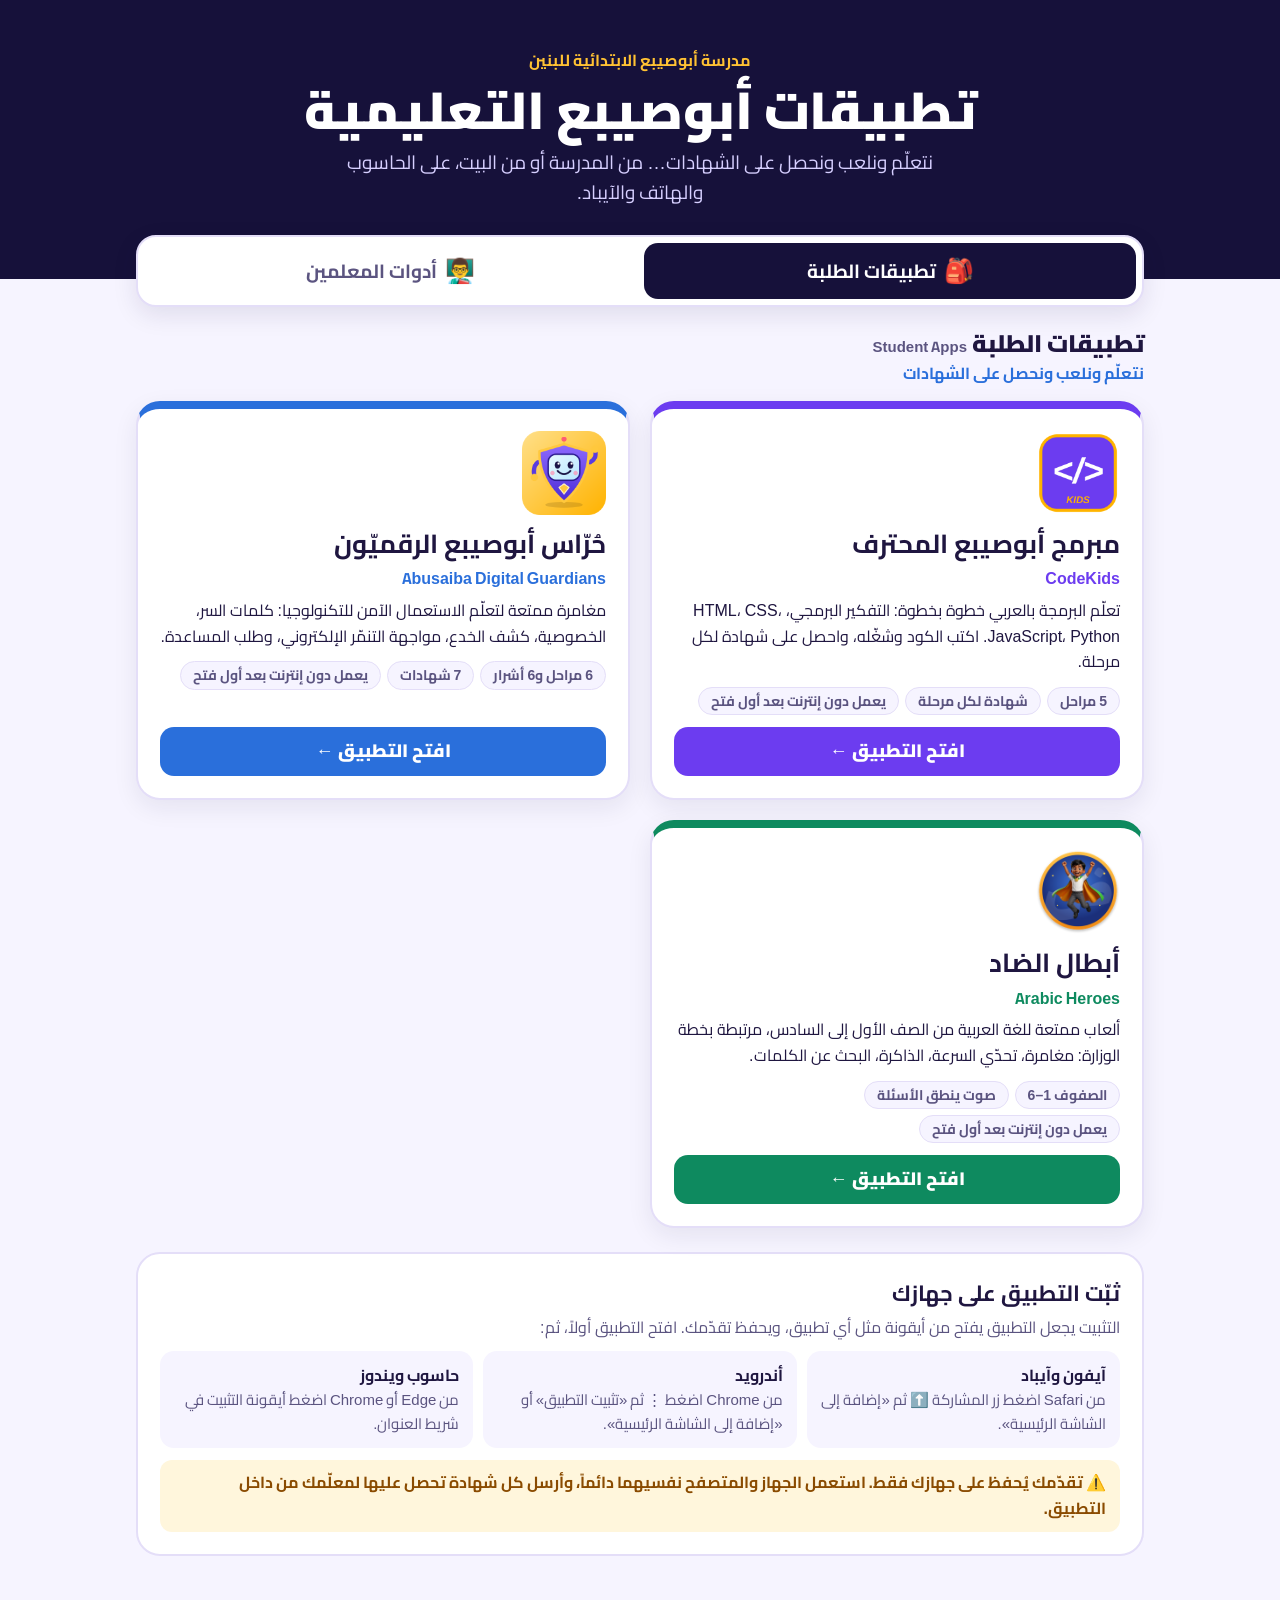
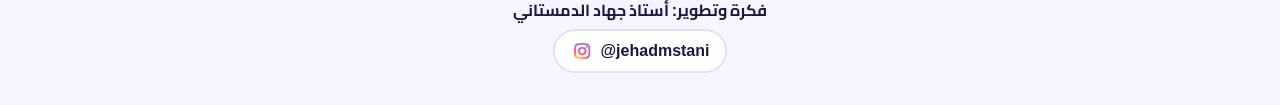
<file: index.html>
<!doctype html>
<html lang="ar" dir="rtl">
<head>
<meta charset="utf-8">
<meta name="viewport" content="width=device-width, initial-scale=1, viewport-fit=cover">
<title>تطبيقات أبوصيبع التعليمية</title>
<meta name="description" content="تطبيقات تعليمية تفاعلية لطلبة مدرسة أبوصيبع الابتدائية للبنين: البرمجة والاستعمال الآمن للتكنولوجيا واللغة العربية، وأدوات أبوصيبع للمعلمين.">
<meta name="theme-color" content="#16113a">
<link rel="icon" href="coder.png">
<link rel="stylesheet" href="portal.css">
</head>
<body>
<header class="hero">
  <div class="wrap">
    <p class="kicker">مدرسة أبوصيبع الابتدائية للبنين</p>
    <h1>تطبيقات أبوصيبع التعليمية</h1>
    <p class="sub">نتعلّم ونلعب ونحصل على الشهادات… من المدرسة أو من البيت، على الحاسوب والهاتف والآيباد.</p>
  </div>
</header>

<main class="wrap">
  <div class="tabs" role="tablist" aria-label="الأقسام">
    <button class="tab" role="tab" id="tab-students" aria-controls="students" aria-selected="true"><span>🎒</span><b>تطبيقات الطلبة</b></button>
    <button class="tab" role="tab" id="tab-teachers" aria-controls="teachers" aria-selected="false"><span>👨‍🏫</span><b>أدوات المعلمين</b></button>
  </div>
  <section class="panel" id="students" role="tabpanel" aria-labelledby="tab-students">
    <h2 class="section-t">تطبيقات الطلبة <span dir="ltr">Student Apps</span></h2>
    <p class="section-s">نتعلّم ونلعب ونحصل على الشهادات</p>
    <div class="apps">
    <article class="app" style="--c:#6c3cf0">
      <img src="coder.png" alt="" width="96" height="96">
      <div class="body">
        <h2>مبرمج أبوصيبع المحترف</h2>
        <p class="en" dir="ltr">CodeKids</p>
        <p>تعلّم البرمجة بالعربي خطوة بخطوة: التفكير البرمجي، HTML، CSS، JavaScript، Python. اكتب الكود وشغّله، واحصل على شهادة لكل مرحلة.</p>
        <ul class="tags"><li>5 مراحل</li><li>شهادة لكل مرحلة</li><li>يعمل دون إنترنت بعد أول فتح</li></ul>
      </div>
      <a class="btn" href="coder/">افتح التطبيق ←</a>
    </article>

    <article class="app" style="--c:#2a6fdb">
      <img src="guardians.png" alt="" width="96" height="96">
      <div class="body">
        <h2>حُرّاس أبوصيبع الرقميّون</h2>
        <p class="en" dir="ltr">Abusaiba Digital Guardians</p>
        <p>مغامرة ممتعة لتعلّم الاستعمال الآمن للتكنولوجيا: كلمات السر، الخصوصية، كشف الخدع، مواجهة التنمّر الإلكتروني، وطلب المساعدة.</p>
        <ul class="tags"><li>6 مراحل و6 أشرار</li><li>7 شهادات</li><li>يعمل دون إنترنت بعد أول فتح</li></ul>
      </div>
      <a class="btn" href="guardians/">افتح التطبيق ←</a>
    </article>
    <article class="app" style="--c:#0e8a5f">
      <img src="arabic.png" alt="" width="96" height="96">
      <div class="body">
        <h2>أبطال الضاد</h2>
        <p class="en" dir="ltr">Arabic Heroes</p>
        <p>ألعاب ممتعة للغة العربية من الصف الأول إلى السادس، مرتبطة بخطة الوزارة: مغامرة، تحدّي السرعة، الذاكرة، البحث عن الكلمات.</p>
        <ul class="tags"><li>الصفوف 1–6</li><li>صوت ينطق الأسئلة</li><li>يعمل دون إنترنت بعد أول فتح</li></ul>
      </div>
      <a class="btn" href="arabic/">افتح التطبيق ←</a>
    </article>
    </div>
  </section>

  <section class="panel teachers" id="teachers" role="tabpanel" aria-labelledby="tab-teachers" hidden>
    <h2 class="section-t">أدوات أبوصيبع للمعلمين <span dir="ltr">Teacher Tools</span></h2>
    <p class="section-s">أدوات ذكية .. لحصة أكثر تفاعلاً</p>
    <div class="apps">
    <article class="app" style="--c:#2e6b4e">
      <img src="azr.png" alt="" width="96" height="96">
      <div class="body">
        <h2>آزر — سندك في الحصة</h2>
        <p class="en" dir="ltr">AZR</p>
        <p>أداة للمعلّم تعمل فوق عرض PowerPoint أثناء الحصة: إدارة المجموعات والوقت، الاختيار العشوائي، مقياس هدوء الصف، والتحكّم في الشرائح.</p>
        <ul class="tags"><li>لحواسيب ويندوز</li><li>مجاني</li><li>من Microsoft Store</li></ul>
      </div>
      <a class="btn" href="https://apps.microsoft.com/detail/9NBN4GN1KTN5" target="_blank" rel="noopener">حمّل من Microsoft Store ←</a>
    </article>
    <article class="app" style="--c:#e5562b">
      <img src="spinner.png" alt="" width="96" height="96">
      <div class="body">
        <h2>عجلة اختيار الأسماء</h2>
        <p class="en" dir="ltr">Classroom Spinner</p>
        <p>عجلة لكل صف، أسماء طلبتها محفوظة في التطبيق. أدِرها لاختيار طالب عشوائيًا أمام الصف.</p>
        <ul class="tags"><li>لحواسيب ويندوز</li><li>مجاني</li><li>تعمل بدون إنترنت</li></ul>
      </div>
      <a class="btn" href="https://moebh-my.sharepoint.com/:u:/g/personal/790607140_moe_bh/IQDSvc8QRdVBQpUXnI0unoFdAViRdxMQ75nJ0q5w6ZGBrFc?e=bpUjUc" target="_blank" rel="noopener">حمّل البرنامج ←</a>
    </article>
    <article class="app" style="--c:#2b2f7a">
      <img src="qr.png" alt="" width="96" height="96">
      <div class="body">
        <h2>أداة أبوصيبع لإنشاء QR</h2>
        <p class="en" dir="ltr">QR Generator</p>
        <p>أنشئ رمز QR لأي رابط أو نص بسهولة، واحفظه صورة لتضعه في أوراق العمل والعروض والإعلانات.</p>
        <ul class="tags"><li>لحواسيب ويندوز</li><li>مجانًا</li><li>بدون إعلانات</li><li>بدون انتهاء صلاحية</li></ul>
      </div>
      <a class="btn" href="https://moebh-my.sharepoint.com/:u:/g/personal/790607140_moe_bh/IQBPi8rK9RU0R6RsjA5wFrCnAcz2wYU29lxemHYa9QEiArg?e=XoP1Kv" target="_blank" rel="noopener">حمّل البرنامج ←</a>
    </article>
    </div>
  </section>

  <section class="help">
    <h2>ثبّت التطبيق على جهازك</h2>
    <p>التثبيت يجعل التطبيق يفتح من أيقونة مثل أي تطبيق، ويحفظ تقدّمك. افتح التطبيق أولاً، ثم:</p>
    <div class="steps">
      <div><b>آيفون وآيباد</b><span>من Safari اضغط زر المشاركة ⬆️ ثم «إضافة إلى الشاشة الرئيسية».</span></div>
      <div><b>أندرويد</b><span>من Chrome اضغط ⋮ ثم «تثبيت التطبيق» أو «إضافة إلى الشاشة الرئيسية».</span></div>
      <div><b>حاسوب ويندوز</b><span>من Edge أو Chrome اضغط أيقونة التثبيت في شريط العنوان.</span></div>
    </div>
    <p class="note">⚠️ تقدّمك يُحفظ على جهازك فقط. استعمل الجهاز والمتصفح نفسيهما دائماً، وأرسل كل شهادة تحصل عليها لمعلّمك من داخل التطبيق.</p>
  </section>
</main>
<script>
// التبويب: يظهر قسم واحد، ويتذكّره الرابط (#teachers أو #students)
(function () {
  var tabs = document.querySelectorAll('.tab');
  function show(id, push) {
    tabs.forEach(function (t) { var on = t.getAttribute('aria-controls') === id; t.setAttribute('aria-selected', on); document.getElementById(t.getAttribute('aria-controls')).hidden = !on; });
    if (push) history.replaceState(null, '', '#' + id);
  }
  tabs.forEach(function (t) { t.onclick = function () { show(t.getAttribute('aria-controls'), true); }; });
  show(location.hash === '#teachers' ? 'teachers' : 'students', false);
})();
</script>

<footer>
  <div class="wrap">
    <p>فكرة وتطوير: أستاذ جهاد الدمستاني</p>
    <a href="https://www.instagram.com/jehadmstani/" target="_blank" rel="noopener" class="ig" dir="ltr"><img src="instagram.png" alt="" width="22" height="22">@jehadmstani</a>
  </div>
</footer>
</body>
</html>
</file>
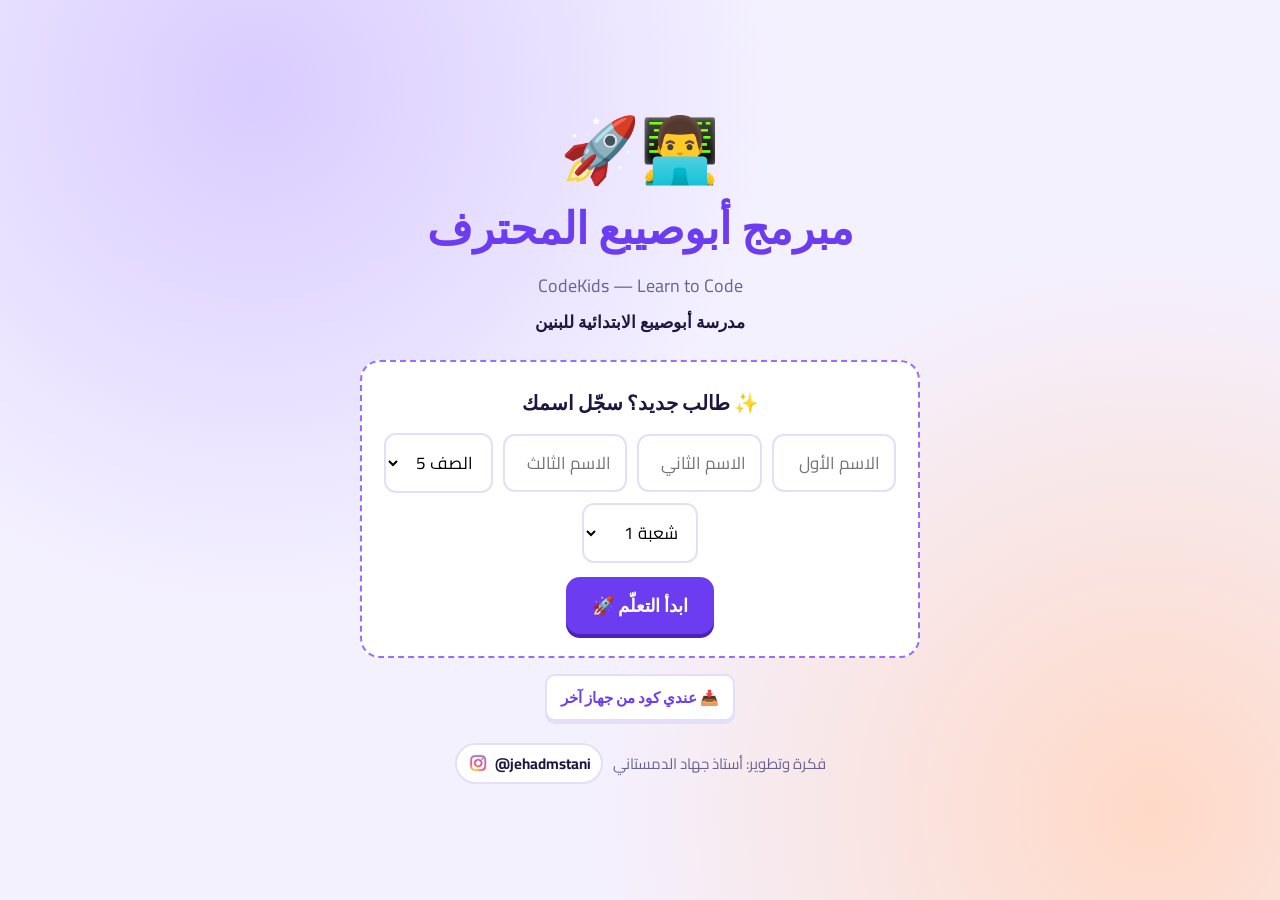
<file: coder/index.html>
<!doctype html>
<html lang="ar" dir="rtl">
<head>
<meta charset="utf-8">
<meta name="viewport" content="width=device-width, initial-scale=1, viewport-fit=cover">
<meta http-equiv="Content-Security-Policy" content="default-src 'self' blob: data:; script-src 'self' blob: 'unsafe-eval'; worker-src 'self' blob:; manifest-src 'self'; style-src 'self' 'unsafe-inline'; frame-src 'self' about: data:; img-src 'self' data: blob:;">
<title>مبرمج أبوصيبع المحترف</title>
<link rel="stylesheet" href="style.css">
<link rel="manifest" href="manifest.webmanifest">
<meta name="theme-color" content="#6c3cf0">
<link rel="apple-touch-icon" href="icon-192.png">
<meta name="apple-mobile-web-app-capable" content="yes">
<meta name="apple-mobile-web-app-title" content="مبرمج أبوصيبع">
</head>
<body>
  <div id="login" class="screen"></div>
  <div id="home" class="screen hidden"></div>
  <div id="player" class="screen hidden"></div>
  <div id="modalRoot"></div>
  <div id="certView" class="modal-bg hidden"></div>

  <script src="vendor/skulpt.min.js"></script>
  <script src="vendor/skulpt-stdlib.js"></script>
  <script src="js/qrcode.js"></script>
  <script src="js/codes.js"></script>
  <script src="js/content.js"></script>
  <script src="js/content-1.js"></script>
  <script src="js/content-2.js"></script>
  <script src="js/content-3.js"></script>
  <script src="js/content-4.js"></script>
  <script src="js/content-5.js"></script>
  <script src="js/runners.js"></script>
  <script src="js/app.js"></script>
  <script src="js/sw-register.js"></script>
</body>
</html>
</file>
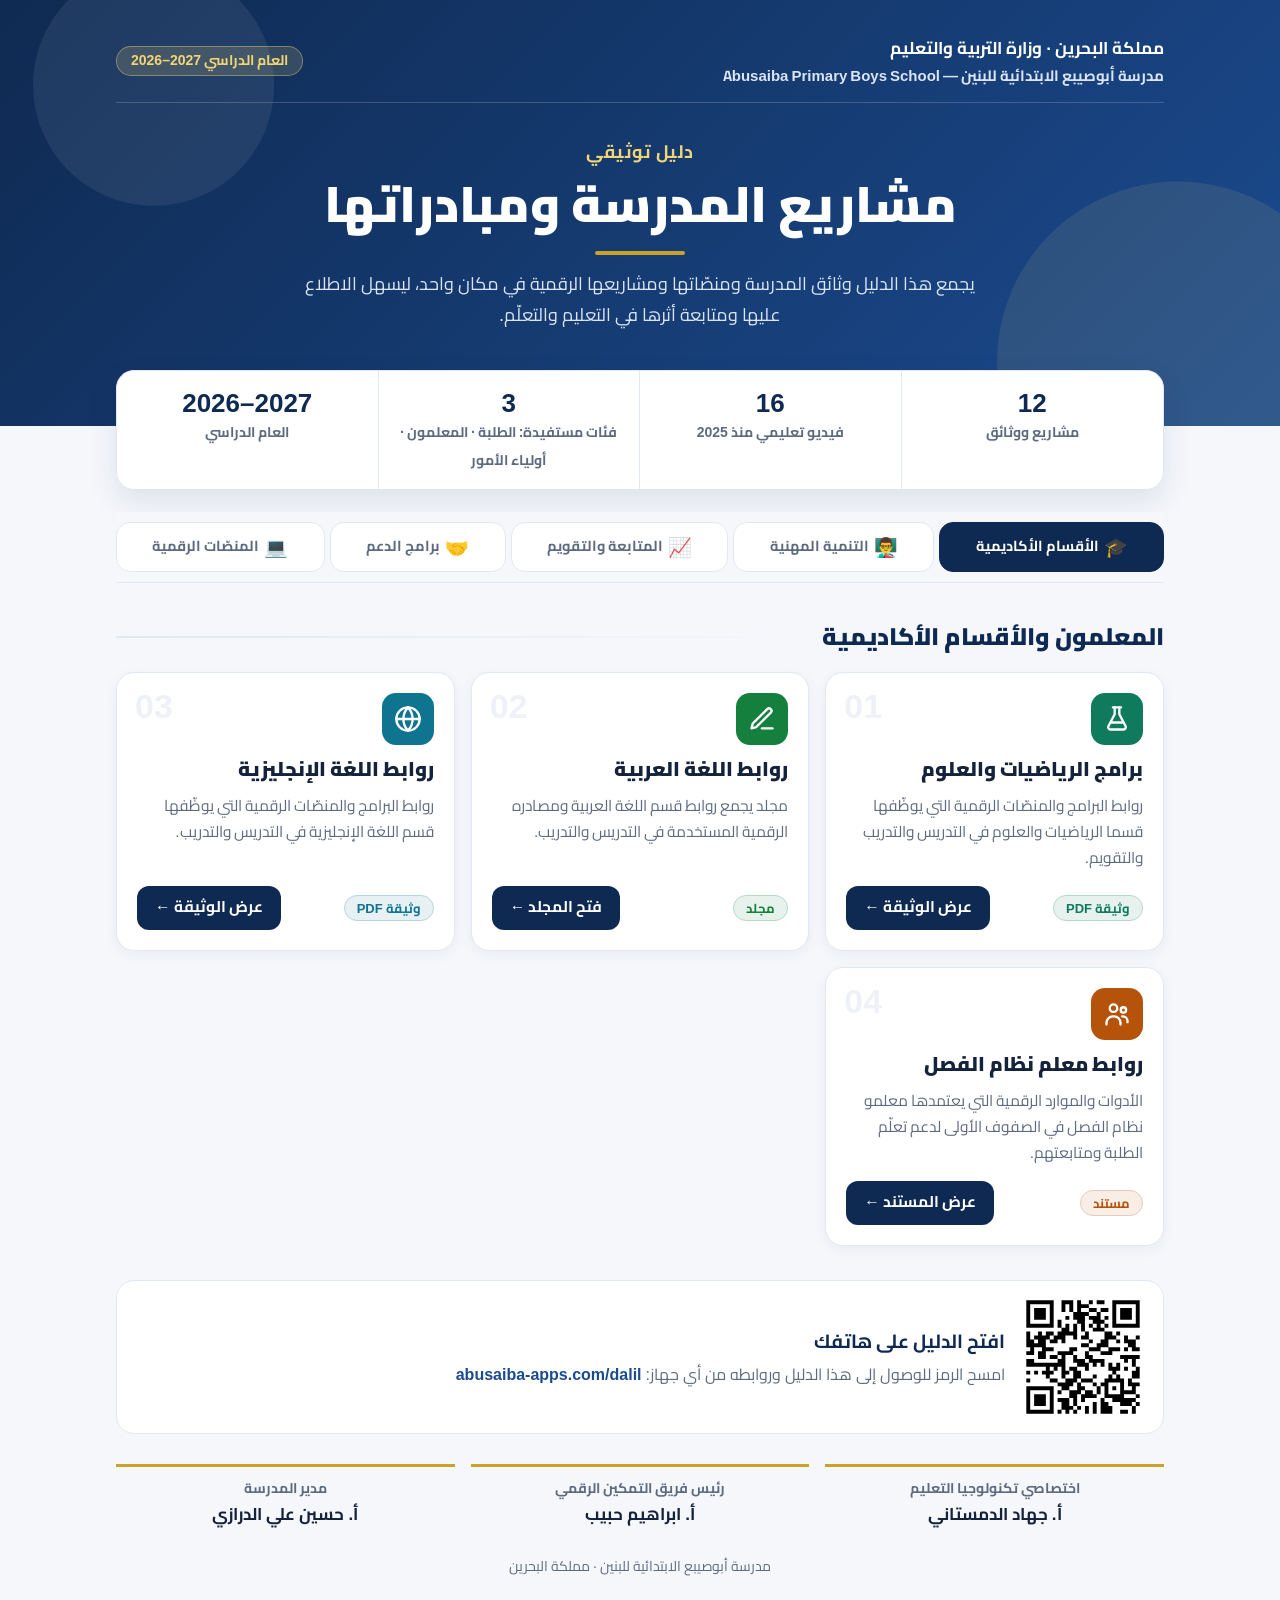
<file: dalil/index.html>
<!doctype html>
<html lang="ar" dir="rtl">
<head>
<meta charset="utf-8">
<meta name="viewport" content="width=device-width, initial-scale=1, viewport-fit=cover">
<title>الدليل التوثيقي لمشاريع المدرسة — مدرسة أبوصيبع الابتدائية للبنين</title>
<meta name="description" content="دليل يجمع روابط مشاريع مدرسة أبوصيبع الابتدائية للبنين ومبادراتها ووثائقها في مكان واحد.">
<meta name="theme-color" content="#0f2a52">
<link rel="icon" href="../arabic.png">
<style>
@font-face { font-family: 'Cairo'; src: url(../cairo-arabic-400-normal.woff2) format('woff2'); font-weight: 400; font-display: swap; }
@font-face { font-family: 'Cairo'; src: url(../cairo-arabic-700-normal.woff2) format('woff2'); font-weight: 700; font-display: swap; }
@font-face { font-family: 'Cairo'; src: url(../cairo-arabic-900-normal.woff2) format('woff2'); font-weight: 900; font-display: swap; }
:root { --navy: #0f2a52; --navy2: #1b4b8f; --gold: #c9a227; --gold2: #f2d675; --ink: #14233b; --muted: #5d6b80; --line: #e2e8f1; --bg: #f5f7fb; }
* { box-sizing: border-box; }
body { margin: 0; font-family: 'Cairo', 'Segoe UI', Tahoma, sans-serif; color: var(--ink); background: var(--bg); line-height: 1.7; }
.wrap { max-width: 1080px; margin: 0 auto; padding: 0 16px; }

/* الترويسة */
.hero { position: relative; background: linear-gradient(135deg, var(--navy) 0%, var(--navy2) 100%); color: #fff; padding: 34px 0 96px; overflow: hidden; }
.hero::before { content: ''; position: absolute; inset: 0; background-image: radial-gradient(circle at 12% 20%, rgba(255,255,255,.07) 0 120px, transparent 121px), radial-gradient(circle at 92% 85%, rgba(242,214,117,.10) 0 180px, transparent 181px); }
.hero .wrap { position: relative; }
.org { display: flex; justify-content: space-between; align-items: center; gap: 12px; flex-wrap: wrap; font-weight: 700; font-size: 15px; color: #dbe5f5; border-bottom: 1px solid rgba(255,255,255,.18); padding-bottom: 14px; }
.org b { color: #fff; font-size: 17px; }
.year { background: rgba(242,214,117,.16); color: var(--gold2); border: 1px solid rgba(242,214,117,.4); border-radius: 999px; padding: 2px 14px; font-size: 14px; }
.title { text-align: center; margin-top: 34px; }
.title .kicker { display: inline-block; color: var(--gold2); font-weight: 700; letter-spacing: .5px; margin: 0 0 4px; }
.title h1 { margin: 0; font-size: clamp(30px, 5.4vw, 50px); font-weight: 900; line-height: 1.3; text-wrap: balance; }
.title .rule { width: 90px; height: 4px; background: var(--gold); border-radius: 4px; margin: 14px auto; }
.title p { margin: 0 auto; max-width: 680px; color: #dbe5f5; font-size: clamp(16px, 2.3vw, 18px); }

/* شريط المعلومات */
.facts { display: grid; grid-template-columns: repeat(4, 1fr); background: #fff; border: 1px solid var(--line); border-radius: 18px; box-shadow: 0 12px 30px rgba(15,42,82,.10); margin-top: -56px; position: relative; overflow: hidden; }
.facts div { padding: 16px 18px; text-align: center; border-inline-start: 1px solid var(--line); }
.facts div:first-child { border-inline-start: 0; }
.facts b { display: block; font-size: 26px; font-weight: 900; color: var(--navy); line-height: 1.2; }
.facts span { color: var(--muted); font-size: 14px; font-weight: 700; } .det { font-style: normal; }

/* الأقسام */
h2.sec { display: flex; align-items: center; gap: 10px; font-size: 24px; font-weight: 900; color: var(--navy); margin: 34px 0 14px; }
h2.sec::after { content: ''; flex: 1; height: 2px; background: linear-gradient(90deg, var(--line), transparent); }
.grid { display: grid; grid-template-columns: repeat(auto-fill, minmax(min(100%, 320px), 1fr)); gap: 16px; }
.card { position: relative; background: #fff; border: 1px solid var(--line); border-radius: 18px; padding: 20px; display: flex; flex-direction: column; gap: 10px; box-shadow: 0 4px 14px rgba(15,42,82,.05); transition: transform .15s, box-shadow .15s; }
.card:hover { transform: translateY(-3px); box-shadow: 0 12px 26px rgba(15,42,82,.12); }
.card .num { position: absolute; top: 16px; left: 18px; font-size: 34px; font-weight: 900; color: #eef2f8; line-height: 1; }
.card .ic { width: 52px; height: 52px; border-radius: 14px; display: grid; place-items: center; background: var(--c); color: #fff; }
.card .ic svg { width: 28px; height: 28px; }
.card h3 { margin: 0; font-size: 20px; font-weight: 900; line-height: 1.4; }
.card p { margin: 0; color: var(--muted); font-size: 15.5px; flex: 1; }
.meta { display: flex; align-items: center; justify-content: space-between; gap: 10px; margin-top: 4px; }
.badge { font-size: 13px; font-weight: 700; color: var(--c); background: color-mix(in srgb, var(--c) 10%, #fff); border: 1px solid color-mix(in srgb, var(--c) 30%, #fff); border-radius: 999px; padding: 1px 12px; }
.btn { display: inline-flex; align-items: center; gap: 6px; min-height: 44px; padding: 8px 18px; border-radius: 12px; background: var(--navy); color: #fff; text-decoration: none; font-weight: 700; font-size: 15.5px; }
.btn:hover { background: var(--navy2); }
.btn:focus-visible { outline: 3px solid var(--gold); outline-offset: 2px; }
.url { display: none; }
.yr { direction: ltr; unicode-bidi: isolate; white-space: nowrap; display: inline-block; }
.facts b .yr { font-size: inherit; color: inherit; font-weight: 900; }

/* قناة اليوتيوب */
.yt-head { display: grid; grid-template-columns: auto 1fr auto; gap: 16px; align-items: center; background: #fff; border: 1px solid var(--line); border-radius: 18px; padding: 18px 20px; }
.yt-head .ic { width: 52px; height: 52px; border-radius: 14px; display: grid; place-items: center; background: var(--c); color: #fff; } .yt-head .ic svg { width: 30px; height: 30px; }
.yt-head h3 { margin: 0; font-size: 20px; } .yt-head p { margin: 2px 0 0; color: var(--muted); font-size: 15px; }
h3.sub { margin: 18px 0 10px; font-size: 18px; color: var(--navy); } h3.sub small { color: var(--muted); font-weight: 700; }
.vids { display: grid; grid-template-columns: repeat(auto-fill, minmax(min(100%, 200px), 1fr)); gap: 14px; }
.vid { display: flex; flex-direction: column; gap: 6px; background: #fff; border: 1px solid var(--line); border-radius: 14px; overflow: hidden; text-decoration: none; color: var(--ink); transition: transform .15s, box-shadow .15s; }
.vid:hover { transform: translateY(-3px); box-shadow: 0 10px 22px rgba(15,42,82,.12); }
.vid:focus-visible { outline: 3px solid var(--gold); outline-offset: 2px; }
.th { position: relative; display: block; aspect-ratio: 16 / 9; background: #dfe5ee; }
.th img { width: 100%; height: 100%; object-fit: cover; display: block; }
.th i { position: absolute; inset: 0; margin: auto; width: 42px; height: 30px; border-radius: 9px; background: rgba(220,38,38,.92); color: #fff; font-style: normal; font-size: 14px; display: grid; place-items: center; }
.vid b { padding: 0 12px; font-size: 14.5px; line-height: 1.55; }
.vid small { padding: 0 12px 10px; color: var(--muted); font-weight: 700; font-size: 13px; margin-top: auto; }

/* بطاقة AOLAS العريضة */
.card.wide { margin-top: 16px; }
.wide-head { display: flex; align-items: center; gap: 14px; } .wide-head .en { margin: 0; color: var(--c); font-weight: 700; font-size: 14px; flex: none; }
.feats { list-style: none; padding: 0; margin: 2px 0 0; display: flex; flex-wrap: wrap; gap: 6px; }
.feats li { font-size: 13.5px; font-weight: 700; color: var(--navy); background: #eef1fb; border-radius: 999px; padding: 2px 12px; }

/* تبويبات الدليل */
.dtabs { position: sticky; top: 0; z-index: 5; display: flex; gap: 6px; overflow-x: auto; margin: 22px 0 0; padding: 10px 0; background: rgba(245,247,251,.94); backdrop-filter: blur(6px); border-bottom: 1px solid var(--line); scrollbar-width: none; }
.dtabs::-webkit-scrollbar { display: none; }
.dtabs button { flex: 1 1 auto; display: flex; align-items: center; justify-content: center; gap: 7px; min-height: 50px; padding: 6px 10px; border: 1px solid var(--line); border-radius: 14px; background: #fff; font: inherit; font-weight: 700; font-size: 15.5px; color: var(--muted); cursor: pointer; white-space: nowrap; }
.dtabs button span { font-size: 19px; }
.dtabs button em { font-style: normal; font-size: 12.5px; font-weight: 700; background: var(--bg); color: var(--navy); border-radius: 999px; padding: 0 8px; }
.dtabs button:hover { border-color: var(--navy2); color: var(--navy); }
.dtabs button[aria-selected="true"] { background: var(--navy); border-color: var(--navy); color: #fff; }
.dtabs button[aria-selected="true"] em { background: var(--gold); color: var(--navy); }
.dtabs button:focus-visible { outline: 3px solid var(--gold); outline-offset: 2px; }
.dpanel[hidden] { display: none; }
@media (min-width: 861px) { .dtabs button em { display: none; } .dtabs button { font-size: 14.5px; gap: 5px; padding: 6px 8px; } .dtabs { gap: 5px; } }
@media (max-width: 860px) { .dtabs { margin: 18px -16px 0; padding: 10px 16px; } .dtabs button { flex: 0 0 auto; } }
@media print { .dtabs { display: none; } .dpanel[hidden] { display: block; } }

/* QR والتذييل */
.scan { display: flex; align-items: center; gap: 20px; background: #fff; border: 1px solid var(--line); border-radius: 18px; padding: 18px 22px; margin: 34px 0 0; }
.scan img { width: 116px; height: 116px; flex: none; }
.scan h3 { margin: 0 0 4px; color: var(--navy); font-size: 19px; }
.scan p { margin: 0; color: var(--muted); }
.scan code { direction: ltr; display: inline-block; font-family: inherit; font-weight: 700; color: var(--navy2); }
.sign { display: grid; grid-template-columns: repeat(3, 1fr); gap: 16px; margin: 30px 0 10px; text-align: center; }
.sign div { border-top: 3px solid var(--gold); padding-top: 10px; }
.sign span { display: block; color: var(--muted); font-size: 14px; font-weight: 700; }
.sign b { font-size: 17px; }
footer { text-align: center; color: var(--muted); font-size: 14px; padding: 16px 0 30px; }

@media (max-width: 640px) {
  .facts b { font-size: 21px; } .facts div { padding: 12px 8px; } .det { display: none; }
  .scan { flex-direction: column; text-align: center; }
  .facts { grid-template-columns: 1fr 1fr; } .facts div:nth-child(3) { border-inline-start: 0; } .facts div:nth-child(n+3) { border-top: 1px solid var(--line); }
  .yt-head { grid-template-columns: 1fr; text-align: center; justify-items: center; }
  .facts { grid-template-columns: 1fr 1fr; } .facts div:nth-child(3) { border-inline-start: 0; } .facts div:nth-child(n+3) { border-top: 1px solid var(--line); }
  .yt-head { grid-template-columns: 1fr; text-align: center; justify-items: center; }
  .facts { grid-template-columns: 1fr 1fr; } .facts div:nth-child(3) { border-inline-start: 0; } .facts div:nth-child(n+3) { border-top: 1px solid var(--line); }
  .yt-head { grid-template-columns: 1fr; text-align: center; justify-items: center; }
  .facts { grid-template-columns: 1fr 1fr; } .facts div:nth-child(3) { border-inline-start: 0; } .facts div:nth-child(n+3) { border-top: 1px solid var(--line); }
  .yt-head { grid-template-columns: 1fr; text-align: center; justify-items: center; }
  .facts { grid-template-columns: 1fr 1fr; } .facts div:nth-child(3) { border-inline-start: 0; } .facts div:nth-child(n+3) { border-top: 1px solid var(--line); }
  .yt-head { grid-template-columns: 1fr; text-align: center; justify-items: center; }
  .facts { grid-template-columns: 1fr 1fr; } .facts div:nth-child(3) { border-inline-start: 0; } .facts div:nth-child(n+3) { border-top: 1px solid var(--line); }
  .yt-head { grid-template-columns: 1fr; text-align: center; justify-items: center; }
  .facts { grid-template-columns: 1fr 1fr; } .facts div:nth-child(3) { border-inline-start: 0; } .facts div:nth-child(n+3) { border-top: 1px solid var(--line); }
  .yt-head { grid-template-columns: 1fr; text-align: center; justify-items: center; }
  .sign { grid-template-columns: 1fr; }
}
@media print {
  @page { size: A4; margin: 14mm; }
  body { background: #fff; }
  .hero { padding: 18px 0 30px; -webkit-print-color-adjust: exact; print-color-adjust: exact; }
  .facts { margin-top: 12px; box-shadow: none; }
  .card, .scan, .sign, .vid, .yt-head { break-inside: avoid; box-shadow: none; }
  .vids { grid-template-columns: repeat(4, 1fr); } .th i { display: none; }
  footer { display: none; }
  h2.sec { break-after: avoid; } .scan { margin-top: 16px; } .sign { margin-top: 16px; }
  .btn { display: none; }
  .url { display: block; direction: ltr; text-align: left; font-size: 11px; color: var(--navy2); word-break: break-all; }
  .card .ic, .badge { -webkit-print-color-adjust: exact; print-color-adjust: exact; }
}
</style>
</head>
<body>
<header class="hero">
  <div class="wrap">
    <div class="org"><div><b>مملكة البحرين · وزارة التربية والتعليم</b><br>مدرسة أبوصيبع الابتدائية للبنين — Abusaiba Primary Boys School</div><span class="year">العام الدراسي <span class="yr">2026–2027</span></span></div>
    <div class="title">
      <p class="kicker">دليل توثيقي</p>
      <h1>مشاريع المدرسة ومبادراتها</h1>
      <div class="rule"></div>
      <p>يجمع هذا الدليل وثائق المدرسة ومنصّاتها ومشاريعها الرقمية في مكان واحد، ليسهل الاطلاع عليها ومتابعة أثرها في التعليم والتعلّم.</p>
    </div>
  </div>
</header>

<main class="wrap">
  <section class="facts" aria-label="ملخّص">
    <div><b>12</b><span>مشاريع ووثائق</span></div>
    <div><b>16</b><span>فيديو تعليمي منذ 2025</span></div>
    <div><b>3</b><span>فئات مستفيدة<em class="det">: الطلبة · المعلمون · أولياء الأمور</em></span></div>
    <div><b><span class="yr">2026–2027</span></b><span>العام الدراسي</span></div>
  </section>

  <nav class="dtabs" role="tablist" aria-label="أقسام الدليل"><button role="tab" id="tab-academic" aria-controls="academic" aria-selected="false"><span>🎓</span><b>الأقسام الأكاديمية</b><em>4</em></button><button role="tab" id="tab-development" aria-controls="development" aria-selected="false"><span>👨‍🏫</span><b>التنمية المهنية</b><em>2</em></button><button role="tab" id="tab-followup" aria-controls="followup" aria-selected="false"><span>📈</span><b>المتابعة والتقويم</b><em>2</em></button><button role="tab" id="tab-support" aria-controls="support" aria-selected="false"><span>🤝</span><b>برامج الدعم</b><em>1</em></button><button role="tab" id="tab-platforms" aria-controls="platforms" aria-selected="false"><span>💻</span><b>المنصّات الرقمية</b><em>4</em></button></nav>

  <section class="dpanel" id="academic" role="tabpanel" aria-labelledby="tab-academic">
  <h2 class="sec">المعلمون والأقسام الأكاديمية</h2>
  <div class="grid">
    <article class="card" style="--c:#0f7a5c">
      <span class="num">01</span>
      <span class="ic"><svg viewBox="0 0 24 24" fill="none" stroke="currentColor" stroke-width="2" stroke-linecap="round" stroke-linejoin="round"><path d="M10 2v6L4.5 18.5A2 2 0 0 0 6.3 21h11.4a2 2 0 0 0 1.8-2.5L14 8V2"/><path d="M8.5 2h7M7 15h10"/></svg></span>
      <h3>برامج الرياضيات والعلوم</h3>
      <p>روابط البرامج والمنصّات الرقمية التي يوظّفها قسما الرياضيات والعلوم في التدريس والتدريب والتقويم.</p>
      <div class="meta"><span class="badge">وثيقة PDF</span><a class="btn" href="https://drive.google.com/file/d/1O4w2EPGc362_adfraNKUxaod3pYMzokN/view?usp=sharing" target="_blank" rel="noopener">عرض الوثيقة ←</a></div>
      <span class="url">https://drive.google.com/file/d/1O4w2EPGc362_adfraNKUxaod3pYMzokN/view</span>
    </article>
    <article class="card" style="--c:#15803d">
      <span class="num">02</span>
      <span class="ic"><svg viewBox="0 0 24 24" fill="none" stroke="currentColor" stroke-width="2" stroke-linecap="round" stroke-linejoin="round"><path d="M12 20h9"/><path d="M16.5 3.5a2.1 2.1 0 0 1 3 3L7 19l-4 1 1-4z"/></svg></span>
      <h3>روابط اللغة العربية</h3>
      <p>مجلد يجمع روابط قسم اللغة العربية ومصادره الرقمية المستخدمة في التدريس والتدريب.</p>
      <div class="meta"><span class="badge">مجلد</span><a class="btn" href="https://drive.google.com/drive/folders/1hwvNNbfvfl5n2HFKHkKUGR5N7GIGLSqv?usp=sharing" target="_blank" rel="noopener">فتح المجلد ←</a></div>
      <span class="url">https://drive.google.com/drive/folders/1hwvNNbfvfl5n2HFKHkKUGR5N7GIGLSqv</span>
    </article>
    <article class="card" style="--c:#0e7490">
      <span class="num">03</span>
      <span class="ic"><svg viewBox="0 0 24 24" fill="none" stroke="currentColor" stroke-width="2" stroke-linecap="round" stroke-linejoin="round"><circle cx="12" cy="12" r="10"/><path d="M2 12h20"/><path d="M12 2a15 15 0 0 1 4 10 15 15 0 0 1-4 10 15 15 0 0 1-4-10 15 15 0 0 1 4-10z"/></svg></span>
      <h3>روابط اللغة الإنجليزية</h3>
      <p>روابط البرامج والمنصّات الرقمية التي يوظّفها قسم اللغة الإنجليزية في التدريس والتدريب.</p>
      <div class="meta"><span class="badge">وثيقة PDF</span><a class="btn" href="https://drive.google.com/file/d/1w04OARmmleTn-qiAVUG7NtUFW2LdXAt7/view?usp=sharing" target="_blank" rel="noopener">عرض الوثيقة ←</a></div>
      <span class="url">https://drive.google.com/file/d/1w04OARmmleTn-qiAVUG7NtUFW2LdXAt7/view</span>
    </article>
    <article class="card" style="--c:#b45309">
      <span class="num">04</span>
      <span class="ic"><svg viewBox="0 0 24 24" fill="none" stroke="currentColor" stroke-width="2" stroke-linecap="round" stroke-linejoin="round"><circle cx="9" cy="7" r="3.2"/><path d="M3 21v-1.5A5.5 5.5 0 0 1 8.5 14h1A5.5 5.5 0 0 1 15 19.5V21"/><circle cx="17.5" cy="8.5" r="2.3"/><path d="M16.5 14H17a4 4 0 0 1 4 4v1"/></svg></span>
      <h3>روابط معلم نظام الفصل</h3>
      <p>الأدوات والموارد الرقمية التي يعتمدها معلمو نظام الفصل في الصفوف الأولى لدعم تعلّم الطلبة ومتابعتهم.</p>
      <div class="meta"><span class="badge">مستند</span><a class="btn" href="https://docs.google.com/document/d/1zT4IltpzY3Op5JxGxo_gvGv1qD3Amp6G/edit?usp=sharing" target="_blank" rel="noopener">عرض المستند ←</a></div>
      <span class="url">https://docs.google.com/document/d/1zT4IltpzY3Op5JxGxo_gvGv1qD3Amp6G/edit</span>
    </article>
  </div>

  </section>

  <section class="dpanel" id="development" role="tabpanel" aria-labelledby="tab-development">
  <h2 class="sec">التنمية المهنية</h2>
  <div class="grid">
    <article class="card" style="--c:#1b4b8f">
      <span class="num">05</span>
      <span class="ic"><svg viewBox="0 0 24 24" fill="none" stroke="currentColor" stroke-width="2" stroke-linecap="round" stroke-linejoin="round"><path d="M4 19.5A2.5 2.5 0 0 1 6.5 17H20"/><path d="M6.5 2H20v20H6.5A2.5 2.5 0 0 1 4 19.5v-15A2.5 2.5 0 0 1 6.5 2z"/><path d="M9 7h7M9 11h5"/></svg></span>
      <h3>دليل المعلم المستجد</h3>
      <p>دليل يعرّف المعلم الجديد بالمدرسة وأنظمتها وإجراءاتها، ليبدأ عمله بثقة ويندمج سريعًا في فريقها.</p>
      <div class="meta"><span class="badge">وثيقة PDF</span><a class="btn" href="https://drive.google.com/file/d/1cahpdyXOOKvgJTWg5OamF__czBJDl1xP/view?usp=sharing" target="_blank" rel="noopener">عرض الوثيقة ←</a></div>
      <span class="url">https://drive.google.com/file/d/1cahpdyXOOKvgJTWg5OamF__czBJDl1xP/view</span>
    </article>
    <article class="card" style="--c:#9333ea">
      <span class="num">06</span>
      <span class="ic"><svg viewBox="0 0 24 24" fill="none" stroke="currentColor" stroke-width="2" stroke-linecap="round" stroke-linejoin="round"><rect x="2" y="5" width="14" height="14" rx="2"/><path d="M16 10l6-4v12l-6-4z"/></svg></span>
      <h3>فيديوهات الورش التدريبية</h3>
      <p>تسجيلات الورش التدريبية التي قُدّمت لمعلمي المدرسة، مرجعٌ للتنمية المهنية يمكن الرجوع إليه في أي وقت.</p>
      <div class="meta"><span class="badge">مجلد فيديو</span><a class="btn" href="https://drive.google.com/drive/folders/1IDMjdamoV8ywc9gOLpu2I7oqwtYHuLpF?usp=sharing" target="_blank" rel="noopener">فتح المجلد ←</a></div>
      <span class="url">https://drive.google.com/drive/folders/1IDMjdamoV8ywc9gOLpu2I7oqwtYHuLpF</span>
    </article>
  </div>

  </section>

  <section class="dpanel" id="followup" role="tabpanel" aria-labelledby="tab-followup">
  <h2 class="sec">المتابعة والتقويم</h2>
  <div class="grid">
    <article class="card" style="--c:#475569">
      <span class="num">07</span>
      <span class="ic"><svg viewBox="0 0 24 24" fill="none" stroke="currentColor" stroke-width="2" stroke-linecap="round" stroke-linejoin="round"><path d="M12 22s8-4 8-10V5l-8-3-8 3v7c0 6 8 10 8 10z"/><path d="M9 12l2 2 4-4"/></svg></span>
      <h3>مؤشرات الانضباط الطلابي</h3>
      <p>مؤشرات ترصدها المدرسة لمتابعة انضباط الطلبة والتزامهم، وتستند إليها في خطط تحسين السلوك.</p>
      <div class="meta"><span class="badge">مجلد</span><a class="btn" href="https://drive.google.com/drive/folders/1hgihFDAL5xWPx75DemWhBbyVkggdksNj?usp=sharing" target="_blank" rel="noopener">فتح المجلد ←</a></div>
      <span class="url">https://drive.google.com/drive/folders/1hgihFDAL5xWPx75DemWhBbyVkggdksNj</span>
    </article>
    <article class="card" style="--c:#0369a1">
      <span class="num">08</span>
      <span class="ic"><svg viewBox="0 0 24 24" fill="none" stroke="currentColor" stroke-width="2" stroke-linecap="round" stroke-linejoin="round"><rect x="5" y="3" width="14" height="18" rx="2"/><path d="M9 3h6v3H9z"/><path d="M9 12l2 2 4-4M9 17h6"/></svg></span>
      <h3>نماذج الاختبارات أونلاين <span class="yr">2025–2026</span></h3>
      <p>نماذج الاختبارات الإلكترونية التي أعدّتها المدرسة وطبّقتها في العام الدراسي <span class="yr">2025–2026</span>.</p>
      <div class="meta"><span class="badge">مجلد</span><a class="btn" href="https://drive.google.com/drive/folders/17UN_2rfNqYNJFCUjZM6Bsc6RNvnD4HgH?usp=sharing" target="_blank" rel="noopener">فتح المجلد ←</a></div>
      <span class="url">https://drive.google.com/drive/folders/17UN_2rfNqYNJFCUjZM6Bsc6RNvnD4HgH</span>
    </article>
  </div>

  </section>

  <section class="dpanel" id="support" role="tabpanel" aria-labelledby="tab-support">
  <h2 class="sec">برامج الدعم</h2>
  <div class="grid">
    <article class="card" style="--c:#db2777">
      <span class="num">09</span>
      <span class="ic"><svg viewBox="0 0 24 24" fill="none" stroke="currentColor" stroke-width="2" stroke-linecap="round" stroke-linejoin="round"><path d="M20.8 4.6a5.5 5.5 0 0 0-7.8 0L12 5.7l-1-1.1a5.5 5.5 0 0 0-7.8 7.8l1 1.1L12 21l7.8-7.5 1-1.1a5.5 5.5 0 0 0 0-7.8z"/></svg></span>
      <h3>برنامج أساس</h3>
      <p>برنامج المدرسة لدعم الفئات الطلابية ومتابعتها وتمكينها، ويضمّ مجلده مواد البرنامج وشواهده.</p>
      <div class="meta"><span class="badge">مجلد</span><a class="btn" href="https://drive.google.com/drive/folders/1Z5DD6_H4GlpB4uQsM7W0FRnPd_KNOJ59" target="_blank" rel="noopener">فتح المجلد ←</a></div>
      <span class="url">https://drive.google.com/drive/folders/1Z5DD6_H4GlpB4uQsM7W0FRnPd_KNOJ59</span>
    </article>
  </div>

  </section>

  <section class="dpanel" id="platforms" role="tabpanel" aria-labelledby="tab-platforms">
  <h2 class="sec">المنصّات الرقمية للمدرسة</h2>
  <div class="grid">
    <article class="card" style="--c:#6d28d9">
      <span class="num">10</span>
      <span class="ic"><svg viewBox="0 0 24 24" fill="none" stroke="currentColor" stroke-width="2" stroke-linecap="round" stroke-linejoin="round"><rect x="3" y="4" width="18" height="12" rx="2"/><path d="M8 20h8M12 16v4"/><path d="M8.5 10.5l2 2 4-4"/></svg></span>
      <h3>منصة تطبيقات أبوصيبع التعليمية</h3>
      <p>تطبيقات تعليمية من تطوير المدرسة يتعلّم بها الطلبة من الصف أو البيت: البرمجة، والأمان الرقمي، وألعاب اللغة العربية، إلى جانب أدوات للمعلمين.</p>
      <div class="meta"><span class="badge">موقع إلكتروني</span><a class="btn" href="https://abusaiba-apps.com/" target="_blank" rel="noopener">زيارة المنصة ←</a></div>
      <span class="url">https://abusaiba-apps.com/</span>
    </article>
    <article class="card" style="--c:#be185d">
      <span class="num">11</span>
      <span class="ic"><svg viewBox="0 0 24 24" fill="none" stroke="currentColor" stroke-width="2" stroke-linecap="round" stroke-linejoin="round"><path d="M3 10.5L12 4l9 6.5"/><path d="M5 9.5V20h14V9.5"/><path d="M10 20v-5h4v5"/></svg></span>
      <h3>المنصة المدرسية لأولياء الأمور</h3>
      <p>صفحة واحدة تجمع روابط التواصل والخدمات المدرسية لأولياء الأمور للعام الدراسي <span class="yr">2026–2027</span>.</p>
      <div class="meta"><span class="badge">منصة روابط</span><a class="btn" href="https://linktr.ee/Abusaibaschool" target="_blank" rel="noopener">زيارة المنصة ←</a></div>
      <span class="url">https://linktr.ee/Abusaibaschool</span>
    </article>
  </div>

  <article class="card wide" style="--c:#4f46e5">
      <span class="num">12</span>
      <div class="wide-head"><span class="ic"><svg viewBox="0 0 24 24" fill="none" stroke="currentColor" stroke-width="2" stroke-linecap="round" stroke-linejoin="round"><path d="M3 3v18h18"/><path d="M7 15l4-4 3 3 5-6"/></svg></span>
        <div><h3>AOLAS — نظام متابعة حضور التعلّم عن بُعد</h3><p class="en" dir="ltr">Abusaiba Online Learning Attendance System</p></div></div>
      <p>نظام من تطوير المدرسة يحلّل تقارير حضور حصص مايكروسوفت تيمز وتفاعل الطلبة في دقائق، ويُخرج لإدارة المدرسة لوحة مؤشرات وتقارير جاهزة، مع الحفاظ على خصوصية بيانات الطلبة إذ يعمل محليًا على جهاز المدرسة.</p>
      <ul class="feats"><li>حضور كل حصة من تقارير تيمز</li><li>تفاعل الطلبة في الفرق</li><li>لوحة مؤشرات إدارية</li><li>تحليل الحصص وتذبذب الحضور</li><li>لوحة شرف الصفوف وأبطال المدرسة</li><li>شهادات تقدير آلية</li><li>صور ملخّصة جاهزة للواتساب</li><li>تقارير PDF وجداول إكسل</li></ul>
      <div class="meta"><span class="badge">نظام محلّي يعمل على جهاز المدرسة</span></div>
    </article>

  <h2 class="sec">قناة اليوتيوب التعليمية</h2>
  <div class="yt-head">
    <span class="ic" style="--c:#dc2626"><svg viewBox="0 0 24 24" fill="none" stroke="currentColor" stroke-width="2" stroke-linecap="round" stroke-linejoin="round"><rect x="2" y="5" width="20" height="14" rx="4"/><path d="M10 9l5 3-5 3z" fill="currentColor"/></svg></span>
    <div><h3>قناة JehaDmstani على يوتيوب</h3><p>شروحات مصوّرة قصيرة يُنتجها اختصاصي تكنولوجيا التعليم للطلبة وأولياء الأمور والمعلمين، تتناول مايكروسوفت تيمز والبوابة التعليمية والأدوات الرقمية. هنا 16 فيديو نُشرت منذ عام 2025.</p></div>
    <a class="btn" href="https://www.youtube.com/@jehadmstani" target="_blank" rel="noopener">زيارة القناة ←</a>
    <span class="url">https://www.youtube.com/@jehadmstani</span>
  </div>
  <h3 class="sub">👨‍🏫 للمعلمين <small>(10)</small></h3>
  <div class="vids">
      <a class="vid" href="https://www.youtube.com/watch?v=x9Yc5aceNFU" target="_blank" rel="noopener"><span class="th"><img src="https://i.ytimg.com/vi/x9Yc5aceNFU/mqdefault.jpg" alt="" loading="lazy" width="320" height="180"><i>▶</i></span><b>طريقة الحصول على شهادة المعلم الخبير MIEE من موقع Credly</b><small>سبتمبر 2026</small></a>
      <a class="vid" href="https://www.youtube.com/watch?v=hQC-RjEzJvo" target="_blank" rel="noopener"><span class="th"><img src="https://i.ytimg.com/vi/hQC-RjEzJvo/mqdefault.jpg" alt="" loading="lazy" width="320" height="180"><i>▶</i></span><b>طريقة تصحيح الواجبات في التيمز 2026</b><small>مارس 2026</small></a>
      <a class="vid" href="https://www.youtube.com/watch?v=4INWk4Z2Hbw" target="_blank" rel="noopener"><span class="th"><img src="https://i.ytimg.com/vi/4INWk4Z2Hbw/mqdefault.jpg" alt="" loading="lazy" width="320" height="180"><i>▶</i></span><b>دليل إنشاء الواجبات في مايكروسوفت تيمز</b><small>مارس 2026</small></a>
      <a class="vid" href="https://www.youtube.com/watch?v=xbYg3gu4NbY" target="_blank" rel="noopener"><span class="th"><img src="https://i.ytimg.com/vi/xbYg3gu4NbY/mqdefault.jpg" alt="" loading="lazy" width="320" height="180"><i>▶</i></span><b>أداة مجانية لتحليل كشف الحضور في مايكروسوفت تيمز</b><small>مارس 2026</small></a>
      <a class="vid" href="https://www.youtube.com/watch?v=N3a2Mfe2sFg" target="_blank" rel="noopener"><span class="th"><img src="https://i.ytimg.com/vi/N3a2Mfe2sFg/mqdefault.jpg" alt="" loading="lazy" width="320" height="180"><i>▶</i></span><b>إرسال الروابط للطلبة عبر التقويم</b><small>مارس 2026</small></a>
      <a class="vid" href="https://www.youtube.com/watch?v=V9E8NC5xm9s" target="_blank" rel="noopener"><span class="th"><img src="https://i.ytimg.com/vi/V9E8NC5xm9s/mqdefault.jpg" alt="" loading="lazy" width="320" height="180"><i>▶</i></span><b>الحصول على رابط البث المباشر المسجّل</b><small>مارس 2026</small></a>
      <a class="vid" href="https://www.youtube.com/watch?v=pHD5fVEJYWY" target="_blank" rel="noopener"><span class="th"><img src="https://i.ytimg.com/vi/pHD5fVEJYWY/mqdefault.jpg" alt="" loading="lazy" width="320" height="180"><i>▶</i></span><b>آلية بث الحصص الدراسية عبر التيمز 2026</b><small>فبراير 2026</small></a>
      <a class="vid" href="https://www.youtube.com/watch?v=rdeY_6rxL_Q" target="_blank" rel="noopener"><span class="th"><img src="https://i.ytimg.com/vi/rdeY_6rxL_Q/mqdefault.jpg" alt="" loading="lazy" width="320" height="180"><i>▶</i></span><b>طريقة استخراج رابط إنجازات منصة مايكروسوفت التعليمية</b><small>ديسمبر 2025</small></a>
      <a class="vid" href="https://www.youtube.com/watch?v=4rK-bNtOqf0" target="_blank" rel="noopener"><span class="th"><img src="https://i.ytimg.com/vi/4rK-bNtOqf0/mqdefault.jpg" alt="" loading="lazy" width="320" height="180"><i>▶</i></span><b>طريقة إنشاء رمز استجابة سريعة QR بدون برامج</b><small>مارس 2025</small></a>
      <a class="vid" href="https://www.youtube.com/watch?v=YpojZ_5_BjA" target="_blank" rel="noopener"><span class="th"><img src="https://i.ytimg.com/vi/YpojZ_5_BjA/mqdefault.jpg" alt="" loading="lazy" width="320" height="180"><i>▶</i></span><b>رفع الملفات على OneDrive</b><small>مارس 2025</small></a>
  </div>
  <h3 class="sub">👨‍👩‍👦 للطلبة وأولياء الأمور <small>(6)</small></h3>
  <div class="vids">
      <a class="vid" href="https://www.youtube.com/watch?v=AuS6-sR1-Y8" target="_blank" rel="noopener"><span class="th"><img src="https://i.ytimg.com/vi/AuS6-sR1-Y8/mqdefault.jpg" alt="" loading="lazy" width="320" height="180"><i>▶</i></span><b>الدخول إلى البوابة التعليمية بعد تغيير كلمة المرور</b><small>يونيو 2026</small></a>
      <a class="vid" href="https://www.youtube.com/watch?v=Xh0ctqHlGFE" target="_blank" rel="noopener"><span class="th"><img src="https://i.ytimg.com/vi/Xh0ctqHlGFE/mqdefault.jpg" alt="" loading="lazy" width="320" height="180"><i>▶</i></span><b>متى يفتح الاختبار في التيمز؟</b><small>أبريل 2026</small></a>
      <a class="vid" href="https://www.youtube.com/watch?v=6cKI-8220PI" target="_blank" rel="noopener"><span class="th"><img src="https://i.ytimg.com/vi/6cKI-8220PI/mqdefault.jpg" alt="" loading="lazy" width="320" height="180"><i>▶</i></span><b>طريقة الوصول إلى الاختبارات والواجبات في مايكروسوفت تيمز</b><small>مارس 2026</small></a>
      <a class="vid" href="https://www.youtube.com/watch?v=wCy9gsCaAHA" target="_blank" rel="noopener"><span class="th"><img src="https://i.ytimg.com/vi/wCy9gsCaAHA/mqdefault.jpg" alt="" loading="lazy" width="320" height="180"><i>▶</i></span><b>لأولياء الأمور والطلبة: طريقة سهلة لدخول الحصة أونلاين</b><small>مارس 2026</small></a>
      <a class="vid" href="https://www.youtube.com/watch?v=HDFi02rBjgk" target="_blank" rel="noopener"><span class="th"><img src="https://i.ytimg.com/vi/HDFi02rBjgk/mqdefault.jpg" alt="" loading="lazy" width="320" height="180"><i>▶</i></span><b>استخدام مايكروسوفت تيمز لأولياء الأمور في البحرين</b><small>سبتمبر 2025</small></a>
      <a class="vid" href="https://www.youtube.com/watch?v=5PbxxKTfr0Y" target="_blank" rel="noopener"><span class="th"><img src="https://i.ytimg.com/vi/5PbxxKTfr0Y/mqdefault.jpg" alt="" loading="lazy" width="320" height="180"><i>▶</i></span><b>تحميل برنامج mBlock</b><small>مارس 2025</small></a>
  </div>
  </section>

  <section class="scan">
    <img src="qr.svg" alt="رمز QR لهذا الدليل">
    <div><h3>افتح الدليل على هاتفك</h3><p>امسح الرمز للوصول إلى هذا الدليل وروابطه من أي جهاز: <code>abusaiba-apps.com/dalil</code></p></div>
  </section>

  <section class="sign" aria-label="فريق الإعداد">
    <div><span>اختصاصي تكنولوجيا التعليم</span><b>أ. جهاد الدمستاني</b></div>
    <div><span>رئيس فريق التمكين الرقمي</span><b>أ. ابراهيم حبيب</b></div>
    <div><span>مدير المدرسة</span><b>أ. حسين علي الدرازي</b></div>
  </section>
</main>
<footer>مدرسة أبوصيبع الابتدائية للبنين · مملكة البحرين</footer>
<script>
(function () { // تبويبات الدليل: قسم واحد في كل مرة، ويتذكّره الرابط
  var tabs = [].slice.call(document.querySelectorAll('.dtabs button'));
  function show(id, push) {
    if (!document.getElementById(id)) id = tabs[0].getAttribute('aria-controls');
    tabs.forEach(function (t) { var on = t.getAttribute('aria-controls') === id; t.setAttribute('aria-selected', on); document.getElementById(t.getAttribute('aria-controls')).hidden = !on; if (on && push) t.scrollIntoView({ inline: 'center', block: 'nearest' }); });
    if (push) history.replaceState(null, '', '#' + id);
  }
  tabs.forEach(function (t) { t.onclick = function () { show(t.getAttribute('aria-controls'), true); }; });
  show(location.hash.slice(1), false);
})();
</script>
</body>
</html>
</file>
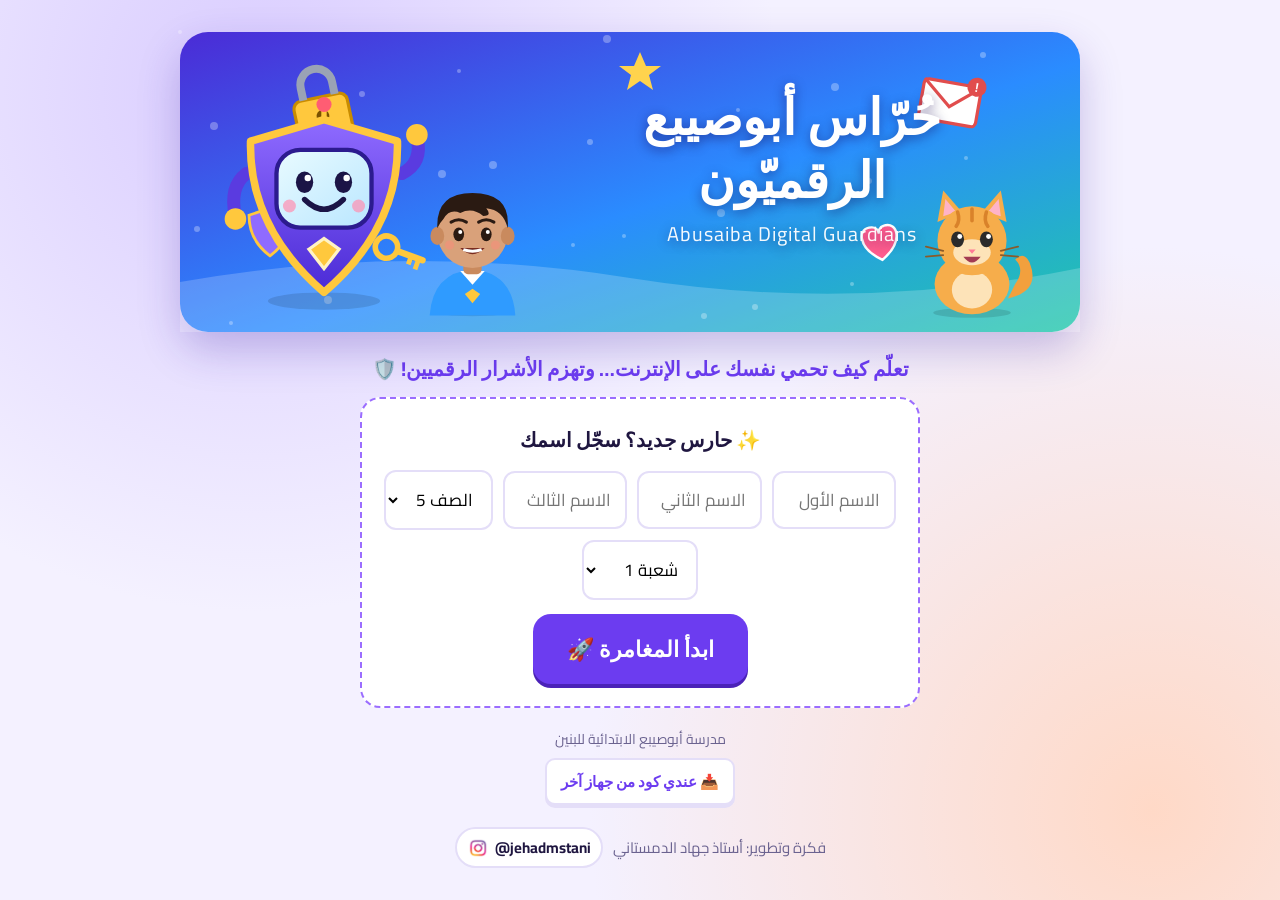
<file: guardians/index.html>
<!doctype html>
<html lang="ar" dir="rtl">
<head>
<meta charset="utf-8">
<meta name="viewport" content="width=device-width, initial-scale=1, viewport-fit=cover">
<meta http-equiv="Content-Security-Policy" content="default-src 'self' blob: data:; script-src 'self'; style-src 'self' 'unsafe-inline'; frame-src 'self' about: data:; img-src 'self' data: blob:; media-src 'self'; manifest-src 'self';">
<title>حُرّاس أبوصيبع الرقميّون</title>
<link rel="stylesheet" href="style.css">
<link rel="manifest" href="manifest.webmanifest">
<meta name="theme-color" content="#2a6fdb">
<link rel="apple-touch-icon" href="icon-192.png">
<meta name="apple-mobile-web-app-capable" content="yes">
<meta name="apple-mobile-web-app-title" content="حُرّاس أبوصيبع">
</head>
<body>
  <div id="login" class="screen"></div>
  <div id="home" class="screen hidden"></div>
  <div id="player" class="screen hidden"></div>
  <div id="modalRoot"></div>
  <div id="certView" class="modal-bg hidden"></div>

  <script src="js/qrcode.js"></script>
  <script src="js/codes.js"></script>
  <script src="js/content.js"></script>
  <script src="js/art.js"></script>
  <script src="js/content-1.js"></script>
  <script src="js/content-2.js"></script>
  <script src="js/content-3.js"></script>
  <script src="js/content-4.js"></script>
  <script src="js/content-5.js"></script>
  <script src="js/content-6.js"></script>
  <script src="js/app.js"></script>
  <script src="js/sw-register.js"></script>
</body>
</html>
</file>
<file: portal.css>
@font-face { font-family: 'Cairo'; src: url(cairo-arabic-400-normal.woff2) format('woff2'); font-weight: 400; font-display: swap; }
@font-face { font-family: 'Cairo'; src: url(cairo-arabic-700-normal.woff2) format('woff2'); font-weight: 700; font-display: swap; }
@font-face { font-family: 'Cairo'; src: url(cairo-arabic-900-normal.woff2) format('woff2'); font-weight: 900; font-display: swap; }
:root { --ink: #1f1640; --muted: #5b5480; --line: #e4def8; --bg: #f6f4ff; --gold: #ffc233; }
* { box-sizing: border-box; }
body { margin: 0; font-family: 'Cairo', 'Segoe UI', Tahoma, sans-serif; color: var(--ink); background: var(--bg); line-height: 1.6; }
.wrap { max-width: 1040px; margin: 0 auto; padding: 0 16px; }
.hero { background: #16113a; color: #fff; padding: 48px 0 72px; text-align: center; }
.kicker { color: var(--gold); font-weight: 700; margin: 0; }
.hero h1 { margin: 4px 0; font-size: clamp(30px, 6vw, 52px); font-weight: 900; line-height: 1.25; text-wrap: balance; }
.sub { color: #d6cfff; margin: 0 auto; max-width: 640px; font-size: clamp(16px, 2.4vw, 19px); }
.apps { display: grid; grid-template-columns: repeat(auto-fit, minmax(min(100%, 420px), 1fr)); gap: 20px; margin-top: -44px; }
.app { background: #fff; border-radius: 24px; padding: 22px; display: flex; flex-direction: column; gap: 12px; border: 2px solid var(--line); border-top: 8px solid var(--c); box-shadow: 0 8px 24px rgba(31, 22, 64, .08); }
.app img { width: 84px; height: 84px; }
.app h2 { margin: 0; font-size: 26px; line-height: 1.3; }
.app .en { margin: 0; color: var(--c); font-weight: 700; text-align: right; }
.app p { margin: 0; }
.body { display: flex; flex-direction: column; gap: 6px; flex: 1; }
.tags { list-style: none; padding: 0; margin: 6px 0 0; display: flex; flex-wrap: wrap; gap: 6px; }
.tags li { background: var(--bg); border: 1px solid var(--line); border-radius: 999px; padding: 2px 12px; font-size: 14px; font-weight: 700; color: var(--muted); }
.btn { display: inline-flex; align-items: center; justify-content: center; min-height: 48px; background: var(--c); color: #fff; text-decoration: none; font-weight: 900; font-size: 18px; border-radius: 14px; padding: 10px 18px; }
.btn:hover { filter: brightness(1.08); }
.btn:focus-visible, .ig:focus-visible { outline: 3px solid var(--gold); outline-offset: 2px; }
.help { background: #fff; border: 2px solid var(--line); border-radius: 24px; padding: 22px; margin: 24px 0; }
.help h2 { margin: 0 0 4px; font-size: 22px; }
.help p { margin: 0 0 10px; color: var(--muted); }
.steps { display: grid; grid-template-columns: repeat(auto-fit, minmax(min(100%, 240px), 1fr)); gap: 10px; margin-bottom: 12px; }
.steps div { background: var(--bg); border-radius: 14px; padding: 12px 14px; display: flex; flex-direction: column; }
.steps span { color: var(--muted); font-size: 15px; }
.help .note { color: #8a4b00; background: #fff6dc; border-radius: 12px; padding: 10px 14px; margin: 0; font-weight: 700; }
footer { text-align: center; padding: 18px 0 32px; color: var(--muted); }
footer p { margin: 0 0 6px; font-weight: 700; color: var(--ink); }
.ig { display: inline-flex; min-height: 44px; align-items: center; gap: 8px; padding: 4px 16px; border: 2px solid var(--line); border-radius: 999px; background: #fff; color: var(--ink); font-weight: 700; text-decoration: none; }
.teachers .app img { border-radius: 20px; }
/* تبويب الطلبة / المعلمين */
.tabs { display: flex; gap: 8px; margin-top: -44px; position: relative; background: #fff; border: 2px solid var(--line); border-radius: 20px; padding: 6px; box-shadow: 0 8px 24px rgba(31, 22, 64, .10); }
.tab { flex: 1; display: flex; align-items: center; justify-content: center; gap: 8px; min-height: 56px; border: 0; border-radius: 14px; background: transparent; font: inherit; font-size: 19px; font-weight: 900; color: var(--muted); cursor: pointer; }
.tab span { font-size: 24px; }
.tab:hover { background: var(--bg); }
.tab[aria-selected="true"] { background: #16113a; color: #fff; }
.tab:focus-visible { outline: 3px solid var(--gold); outline-offset: 2px; }
.panel { margin-top: 20px; }
.panel .apps { margin-top: 0; }
.section-t { margin: 0; font-size: 24px; font-weight: 900; line-height: 1.4; }
.section-t span { color: var(--muted); font-size: 15px; font-weight: 700; margin-inline-start: 6px; }
.section-s { margin: 0 0 14px; color: #2a6fdb; font-weight: 700; }
.teachers .app img { border-radius: 20px; }
@media (max-width: 420px) { .tab { font-size: 16px; gap: 6px; } .tab span { font-size: 20px; } }
</file>
<file: coder/style.css>
@font-face { font-family: 'Cairo'; font-weight: 400; src: url(fonts/cairo-arabic-400-normal.woff2) format('woff2'); unicode-range: U+0600-06FF, U+0750-077F, U+FB50-FDFF, U+FE70-FEFF, U+200C-200F; }
@font-face { font-family: 'Cairo'; font-weight: 700; src: url(fonts/cairo-arabic-700-normal.woff2) format('woff2'); unicode-range: U+0600-06FF, U+0750-077F, U+FB50-FDFF, U+FE70-FEFF, U+200C-200F; }
@font-face { font-family: 'Cairo'; font-weight: 900; src: url(fonts/cairo-arabic-900-normal.woff2) format('woff2'); unicode-range: U+0600-06FF, U+0750-077F, U+FB50-FDFF, U+FE70-FEFF, U+200C-200F; }
@font-face { font-family: 'Cairo'; font-weight: 400; src: url(fonts/cairo-latin-400-normal.woff2) format('woff2'); unicode-range: U+0000-00FF, U+2000-206F; }
@font-face { font-family: 'Cairo'; font-weight: 700 900; src: url(fonts/cairo-latin-700-normal.woff2) format('woff2'); unicode-range: U+0000-00FF, U+2000-206F; }

:root {
  --bg: #f4f1ff; --card: #ffffff; --ink: #1f1640; --muted: #6b6390; --line: #e4def8;
  --brand: #6c3cf0; --brand2: #9b6dff; --ok: #1fb36b; --okbg: #e3f8ec; --bad: #e5484d; --badbg: #fde8e8;
  --gold: #ffb300; --code: #1e1b2e; --codeink: #f1ecff;
  --mono: Consolas, 'Cascadia Mono', 'Courier New', monospace;
}
* { box-sizing: border-box; }
html, body { margin: 0; height: 100%; }
body { font-family: 'Cairo', 'Segoe UI', Tahoma, sans-serif; background: var(--bg); color: var(--ink); direction: rtl; font-size: 17px; -webkit-user-select: none; user-select: none; overflow: hidden; }
input, textarea, select, button { font-family: inherit; font-size: inherit; }
input, textarea { -webkit-user-select: text; user-select: text; }
button { cursor: pointer; border: 0; }
.hidden { display: none !important; }
.screen { position: fixed; inset: 0; overflow: auto; }
code, .ltr { direction: ltr; unicode-bidi: isolate; }
code { font-family: var(--mono); background: #efe9ff; color: #5326c9; padding: 1px 7px; border-radius: 6px; font-size: .92em; }
b { color: var(--brand); }

/* ---------- buttons ---------- */
.btn { background: var(--brand); color: #fff; font-weight: 700; padding: 12px 26px; border-radius: 14px; box-shadow: 0 4px 0 #4b22b8; transition: transform .08s; font-size: 18px; }
.btn:active { transform: translateY(3px); box-shadow: 0 1px 0 #4b22b8; }
.btn:disabled { background: #c9c2e3; box-shadow: 0 4px 0 #aaa2c9; cursor: not-allowed; }
.btn.ok { background: var(--ok); box-shadow: 0 4px 0 #128a50; }
.btn.bad { background: var(--bad); box-shadow: 0 4px 0 #b12a2e; }
.btn.ghost { background: #fff; color: var(--brand); box-shadow: 0 3px 0 var(--line); border: 2px solid var(--line); }
.btn.sm { padding: 7px 14px; font-size: 15px; border-radius: 10px; }
.iconbtn { background: transparent; font-size: 22px; padding: 6px 10px; border-radius: 10px; color: var(--muted); }
.iconbtn:hover { background: #ebe5ff; }

/* ---------- login ---------- */
#login { display: grid; place-items: center; background: radial-gradient(circle at 20% 10%, #d9ccff 0, transparent 40%), radial-gradient(circle at 90% 90%, #ffd9c7 0, transparent 40%), var(--bg); }
.login-box { width: min(880px, 94vw); text-align: center; padding: 30px 0; }
.logo { font-size: 64px; line-height: 1; }
.app-title { font-size: 44px; font-weight: 900; margin: 6px 0 0; color: var(--brand); }
.app-sub { color: var(--muted); margin: 0 0 4px; font-size: 18px; }
.school-name { color: var(--ink); font-weight: 700; margin-bottom: 22px; }
.students { display: grid; grid-template-columns: repeat(auto-fill, minmax(170px, 1fr)); gap: 14px; margin: 18px 0; }
.stu { background: #fff; border-radius: 18px; padding: 16px 10px; border: 2px solid var(--line); box-shadow: 0 4px 0 var(--line); cursor: pointer; transition: transform .1s; }
.stu:hover { transform: translateY(-3px); border-color: var(--brand2); }
.avatar { width: 54px; height: 54px; border-radius: 50%; display: grid; place-items: center; margin: 0 auto 6px; color: #fff; font-weight: 900; font-size: 24px; background: linear-gradient(135deg, var(--brand), #ff7a59); }
.stu .n { font-weight: 700; }
.stu .c { color: var(--muted); font-size: 14px; }
.new-stu { background: #fff; border-radius: 20px; padding: 22px; border: 2px dashed var(--brand2); max-width: 560px; margin: 10px auto; }
.new-stu h3 { margin: 0 0 12px; }
.row { display: flex; gap: 10px; align-items: center; flex-wrap: wrap; justify-content: center; }
.field { padding: 11px 14px; border: 2px solid var(--line); border-radius: 12px; background: #fff; outline: none; min-width: 0; }
.field:focus { border-color: var(--brand2); }

/* ---------- home ---------- */
.topbar { position: sticky; top: 0; z-index: 5; background: rgba(255,255,255,.92); backdrop-filter: blur(6px); border-bottom: 1px solid var(--line); display: flex; align-items: center; gap: 14px; padding: 10px 22px; }
.topbar .avatar { width: 42px; height: 42px; font-size: 18px; margin: 0; }
.topbar .who { line-height: 1.2; }
.topbar .who .c { color: var(--muted); font-size: 13px; }
.spacer { flex: 1; }
.pill { background: #fff; border: 2px solid var(--line); border-radius: 999px; padding: 4px 14px; font-weight: 700; display: inline-flex; gap: 6px; align-items: center; }
.home-wrap { max-width: 900px; margin: 0 auto; padding: 24px 18px 80px; }
.stage { background: #fff; border-radius: 24px; margin-bottom: 26px; border: 2px solid var(--line); overflow: hidden; position: relative; }
.stage-head { padding: 18px 22px; color: #fff; display: flex; gap: 16px; align-items: center; }
.stage-head .ic { font-size: 44px; background: rgba(255,255,255,.22); border-radius: 18px; width: 70px; height: 70px; display: grid; place-items: center; }
.stage-head h2 { margin: 0; font-size: 24px; }
.stage-head .en { opacity: .9; font-size: 14px; direction: ltr; text-align: right; }
.stage-head p { margin: 4px 0 0; opacity: .95; font-size: 15px; }
.stage-prog { height: 8px; background: rgba(255,255,255,.3); border-radius: 9px; margin-top: 8px; overflow: hidden; }
.stage-prog i { display: block; height: 100%; background: #fff; border-radius: 9px; }
.path { padding: 26px 20px 20px; display: flex; flex-direction: column; align-items: center; gap: 6px; }
.node { display: flex; flex-direction: column; align-items: center; width: 220px; cursor: pointer; }
.node .dot { width: 76px; height: 76px; border-radius: 50%; display: grid; place-items: center; font-size: 32px; background: #fff; border: 4px solid var(--line); box-shadow: 0 6px 0 var(--line); transition: transform .12s; position: relative; }
.node:hover .dot { transform: scale(1.06); }
.node .t { font-weight: 700; margin-top: 8px; text-align: center; line-height: 1.3; }
.node .e { font-size: 12px; color: var(--muted); direction: ltr; }
.node .xp { font-size: 12px; color: var(--gold); font-weight: 700; }
.node.done .dot { background: var(--ok); border-color: #128a50; box-shadow: 0 6px 0 #128a50; color: #fff; }
.node.current .dot { border-color: var(--brand); box-shadow: 0 6px 0 var(--brand), 0 0 0 8px rgba(108,60,240,.15); animation: pulse 1.6s infinite; }
.node.locked { cursor: not-allowed; opacity: .55; }
.node.locked .dot { filter: grayscale(1); }
.node .badge-done { position: absolute; bottom: -4px; left: -4px; background: var(--gold); color: #fff; border-radius: 50%; width: 26px; height: 26px; font-size: 14px; display: grid; place-items: center; border: 2px solid #fff; }
.node:nth-child(4n+2) { transform: translateX(-70px); } .node:nth-child(4n+4) { transform: translateX(70px); }
.stage.locked .path { filter: grayscale(.8); opacity: .6; }
.lock-note { text-align: center; color: var(--muted); padding: 0 0 18px; font-weight: 700; }
.cert-ready { margin: 0 20px 20px; background: #fff8e1; border: 2px solid #ffe082; border-radius: 16px; padding: 12px 16px; display: flex; align-items: center; gap: 12px; }
@keyframes pulse { 50% { box-shadow: 0 6px 0 var(--brand), 0 0 0 16px rgba(108,60,240,.05); } }

/* ---------- player ---------- */
#player { display: flex; flex-direction: column; background: #fff; overflow: hidden; }
.p-top { display: flex; align-items: center; gap: 16px; padding: 12px 22px; }
.p-prog { flex: 1; height: 16px; background: #eee9fb; border-radius: 99px; overflow: hidden; }
.p-prog i { display: block; height: 100%; background: linear-gradient(90deg, #8a5cff, var(--ok)); border-radius: 99px; transition: width .3s; }
.hearts { font-size: 22px; letter-spacing: 2px; }
.p-title { color: var(--muted); font-weight: 700; font-size: 15px; }
.p-body { flex: 1; overflow: auto; padding: 18px 20px 30px; }
.card { max-width: 760px; margin: 0 auto; animation: slidein .25s ease; }
@keyframes slidein { from { opacity: 0; transform: translateX(-24px); } }
.card .img { font-size: 84px; text-align: center; margin: 4px 0 10px; }
.card .txt { font-size: 21px; line-height: 1.9; }
.card .q { font-size: 22px; font-weight: 700; line-height: 1.8; margin-bottom: 16px; }
.note { background: #f3efff; border-inline-start: 5px solid var(--brand2); padding: 12px 16px; border-radius: 12px; margin-top: 16px; font-size: 18px; line-height: 1.8; }
.note::before { content: '💡 '; }
pre.code { background: var(--code); color: var(--codeink); direction: ltr; text-align: left; padding: 16px 18px; border-radius: 14px; font-family: var(--mono); font-size: 18px; line-height: 1.6; margin: 14px 0; position: relative; white-space: pre-wrap; -webkit-user-select: text; user-select: text; overflow: auto; }
pre.code .lang { position: absolute; top: 6px; right: 10px; font-size: 11px; color: #a993ff; font-family: 'Cairo'; letter-spacing: 1px; }
.tk-k { color: #ff8ad8; } .tk-s { color: #9ff07c; } .tk-n { color: #ffcb6b; } .tk-c { color: #8a83a8; font-style: italic; } .tk-t { color: #7ec8ff; } .tk-a { color: #ffcb6b; } .tk-f { color: #82e9ff; }
.run-out { margin-top: -6px; }
.out { background: #0f0d1a; color: #c8ffbf; direction: ltr; text-align: left; font-family: var(--mono); padding: 12px 16px; border-radius: 12px; white-space: pre-wrap; min-height: 44px; font-size: 17px; }
.out .err { color: #ff9a9a; }
.out .errar { color: #ffd27a; direction: rtl; text-align: right; font-family: 'Cairo'; display: block; margin-bottom: 4px; }
.out-label { font-size: 13px; color: var(--muted); margin: 8px 0 4px; }
iframe.preview { width: 100%; height: 230px; border: 2px solid var(--line); border-radius: 12px; background: #fff; }

.opts { display: grid; gap: 12px; }
.opt { background: #fff; border: 2px solid var(--line); border-radius: 14px; padding: 14px 18px; font-size: 19px; text-align: right; box-shadow: 0 4px 0 var(--line); color: var(--ink); }
.opt:hover { border-color: var(--brand2); }
.opt.sel { border-color: var(--brand); background: #f3efff; box-shadow: 0 4px 0 var(--brand2); }
.opt.right { border-color: var(--ok); background: var(--okbg); }
.opt.wrong { border-color: var(--bad); background: var(--badbg); }
.blank { display: inline-block; min-width: 70px; height: 32px; vertical-align: middle; border-bottom: 3px solid #a993ff; background: #2d2944; border-radius: 6px; margin: 0 2px; padding: 0 8px; cursor: pointer; text-align: center; color: #fff; line-height: 32px; }
.blank.filled { background: #4b3a8f; }
.blank input { width: 120px; background: transparent; border: 0; color: #fff; font-family: var(--mono); font-size: 18px; outline: none; text-align: center; }
.tokens { display: flex; gap: 10px; flex-wrap: wrap; justify-content: center; margin-top: 20px; direction: ltr; }
.tok { background: #fff; border: 2px solid var(--line); box-shadow: 0 4px 0 var(--line); border-radius: 12px; padding: 8px 18px; font-family: var(--mono); font-size: 18px; color: var(--ink); }
.tok:hover { border-color: var(--brand2); }
.order-zone { min-height: 60px; border: 2px dashed var(--line); border-radius: 14px; padding: 10px; display: flex; flex-direction: column; gap: 8px; margin-bottom: 14px; }
.order-zone.answer { border-color: var(--brand2); background: #faf8ff; }
.oline { background: #fff; border: 2px solid var(--line); border-radius: 10px; padding: 9px 14px; font-size: 18px; box-shadow: 0 3px 0 var(--line); text-align: right; color: var(--ink); white-space: pre; }
.oline.code { direction: ltr; text-align: left; font-family: var(--mono); }
.oline .num { display: inline-block; width: 26px; color: var(--brand); font-weight: 900; }
.zone-label { font-size: 14px; color: var(--muted); margin-bottom: 6px; }

/* robot */
.robot-wrap { display: flex; gap: 22px; flex-wrap: wrap; justify-content: center; align-items: flex-start; }
.grid { display: inline-grid; gap: 4px; background: #d9d1f5; padding: 6px; border-radius: 14px; direction: ltr; }
.cell { width: 62px; height: 62px; background: #fff; border-radius: 8px; display: grid; place-items: center; font-size: 34px; position: relative; }
.cell.wall { background: #8d6e63; }
.cell.trail { background: #ece5ff; }
.robot-side { min-width: 280px; flex: 1; max-width: 420px; }
.prog-bar { min-height: 64px; background: #1e1b2e; border-radius: 14px; padding: 10px; display: flex; flex-wrap: wrap; gap: 6px; direction: ltr; align-items: center; }
.prog-bar .empty { color: #8a83a8; font-size: 14px; direction: rtl; width: 100%; text-align: center; }
.blk { background: #6c3cf0; color: #fff; border-radius: 9px; padding: 4px 9px; font-size: 22px; }
.blk.rep { background: #ff8f00; font-size: 17px; font-weight: 900; }
.blk.active { outline: 3px solid #ffeb3b; }
.palette { display: flex; gap: 8px; flex-wrap: wrap; margin: 12px 0; direction: ltr; justify-content: center; }
.palette button { font-size: 28px; background: #fff; border: 2px solid var(--line); box-shadow: 0 4px 0 var(--line); border-radius: 12px; width: 62px; height: 56px; }
.palette button.rep { background: #fff3e0; border-color: #ffcc80; font-size: 22px; width: auto; padding: 0 12px; }
.rep-pick { display: flex; gap: 6px; justify-content: center; direction: ltr; margin-bottom: 8px; }
.rep-pick button { background: #ff8f00; color: #fff; border-radius: 10px; width: 44px; height: 40px; font-weight: 900; font-size: 18px; }
.limit { text-align: center; color: var(--muted); font-size: 15px; }

/* code editor */
.editor { width: 100%; min-height: 200px; background: var(--code); color: var(--codeink); font-family: var(--mono); font-size: 18px; line-height: 1.6; padding: 14px 16px; border-radius: 14px; border: 3px solid transparent; direction: ltr; text-align: left; resize: vertical; outline: none; tab-size: 4; white-space: pre; }
.editor:focus { border-color: var(--brand2); }
.ed-bar { display: flex; gap: 10px; align-items: center; margin: 8px 0; }

/* bottom bar & feedback */
.p-bottom { border-top: 2px solid var(--line); padding: 16px 22px; display: flex; align-items: center; justify-content: center; gap: 16px; min-height: 86px; transition: background .2s; }
.p-bottom.ok { background: var(--okbg); border-color: #b6ebcd; }
.p-bottom.bad { background: var(--badbg); border-color: #f6c2c3; }
.fb { flex: 1; max-width: 640px; font-size: 19px; font-weight: 700; line-height: 1.6; }
.fb small { display: block; font-weight: 400; font-size: 16px; color: var(--ink); }
.p-bottom.ok .fb { color: #128a50; } .p-bottom.bad .fb { color: #b12a2e; }

/* ---------- done / modals ---------- */
.modal-bg { position: fixed; inset: 0; background: rgba(31,22,64,.55); display: grid; place-items: center; z-index: 50; padding: 16px; }
.modal { background: #fff; border-radius: 26px; padding: 28px; width: min(560px, 100%); max-height: calc(100dvh - 32px); overflow: auto; text-align: center; animation: pop .25s ease; }
.modal.wide { width: min(1000px, 100%); text-align: right; }
@keyframes pop { from { transform: scale(.9); opacity: 0; } }
.big-emoji { font-size: 80px; line-height: 1.1; }
.done-title { font-size: 30px; font-weight: 900; margin: 8px 0; }
.code-box { background: linear-gradient(135deg, #2b1a6b, #6c3cf0); color: #fff; border-radius: 18px; padding: 14px; margin: 14px 0; }
.code-box .lbl { font-size: 14px; opacity: .85; }
.code-box .cd { font-family: var(--mono); font-size: 30px; font-weight: 700; letter-spacing: 2px; direction: ltr; -webkit-user-select: text; user-select: text; }
.code-box.gold { background: linear-gradient(135deg, #b26a00, #ffb300); }
.code-box.badge { background: linear-gradient(135deg, #00796b, #26a69a); }
.stats { display: flex; gap: 12px; justify-content: center; margin: 10px 0; flex-wrap: wrap; }
.confetti { position: fixed; top: -40px; font-size: 26px; z-index: 60; pointer-events: none; animation: fall linear forwards; }
@keyframes fall { to { transform: translateY(110vh) rotate(540deg); } }

/* achievements */
.badges { display: grid; grid-template-columns: repeat(auto-fill, minmax(150px, 1fr)); gap: 12px; margin: 12px 0 22px; }
.bdg { border: 2px solid var(--line); border-radius: 16px; padding: 12px; text-align: center; background: #fff; }
.bdg .i { font-size: 38px; }
.bdg .t { font-weight: 700; }
.bdg .d { font-size: 13px; color: var(--muted); }
.bdg.off { opacity: .4; filter: grayscale(1); }
.bdg .cd, .codes-table .cd { font-family: var(--mono); direction: ltr; font-weight: 700; color: var(--brand); font-size: 14px; -webkit-user-select: text; user-select: text; }
.codes-table { width: 100%; border-collapse: collapse; font-size: 15px; }
.codes-table th, .codes-table td { border-bottom: 1px solid var(--line); padding: 8px; text-align: right; }
.codes-table th { background: #f6f3ff; position: sticky; top: 0; }
h3.sec { margin: 18px 0 6px; }

/* teacher */
.tabs { display: flex; gap: 6px; border-bottom: 2px solid var(--line); margin-bottom: 16px; flex-wrap: wrap; }
.tab { background: transparent; padding: 10px 16px; font-weight: 700; color: var(--muted); border-bottom: 3px solid transparent; margin-bottom: -2px; }
.tab.on { color: var(--brand); border-color: var(--brand); }
.verify-res { margin-top: 16px; border-radius: 16px; padding: 16px; font-size: 18px; line-height: 1.9; }
.verify-res.ok { background: var(--okbg); border: 2px solid #b6ebcd; }
.verify-res.bad { background: var(--badbg); border: 2px solid #f6c2c3; }
.form-grid { display: grid; grid-template-columns: 1fr 1fr; gap: 12px; }
.form-grid label { display: flex; flex-direction: column; gap: 4px; font-weight: 700; font-size: 15px; }
.warn { color: var(--bad); font-weight: 700; }
.muted { color: var(--muted); }

/* ---------- certificate ---------- */
#certView .modal { width: min(1060px, 100%, calc((92vh - 110px) * 1.414 + 36px)); padding: 18px; }
.cert { container-type: inline-size; width: 100%; aspect-ratio: 297 / 210; background: #fff; position: relative; color: #1f1640; overflow: hidden; border-radius: 6px; }
.cert-frame { position: absolute; inset: 2.2%; border: 9px double var(--cc, #6c3cf0); border-radius: 10px; }
.cert-corner { position: absolute; width: 22%; aspect-ratio: 1; border-radius: 50%; background: var(--cc, #6c3cf0); opacity: .12; }
.cert-in { position: absolute; inset: 6% 8%; display: flex; flex-direction: column; align-items: center; text-align: center; justify-content: space-between; }
.cert .school { font-weight: 700; font-size: 1.15cqw; color: #5a527c; }
.cert .ttl { font-size: 3.6cqw; font-weight: 900; color: var(--cc, #6c3cf0); line-height: 1.2; }
.cert .ttl-en { font-size: 1.2cqw; letter-spacing: .4em; color: #8a83a8; direction: ltr; }
.cert .line { font-size: 1.45cqw; line-height: 1.9; }
.cert .stu-name { font-size: 3cqw; font-weight: 900; border-bottom: 3px solid var(--gold); padding: 0 30px; display: inline-block; line-height: 1.5; }
.cert .stage-name { font-weight: 900; color: var(--cc, #6c3cf0); }
.cert .sig-row { display: flex; width: 100%; justify-content: space-between; align-items: flex-end; font-size: 1.1cqw; }
.cert .sig { text-align: center; min-width: 22%; }
.cert .sig .s { border-top: 2px solid #c9c2e3; padding-top: 6px; margin-top: 2.6cqw; font-weight: 700; }
.cert .cert-code { text-align: center; }
.cert .cert-code .cd { font-family: var(--mono); font-size: 1.7cqw; font-weight: 700; direction: ltr; background: #f3efff; padding: 4px 14px; border-radius: 8px; letter-spacing: 1px; color: #2b1a6b; }
.cert .medal { font-size: 4.2cqw; line-height: 1; }
.cert-actions { display: flex; gap: 10px; justify-content: center; margin-top: 14px; }

@media print {
  @page { size: A4 landscape; margin: 0; }
  body { background: #fff; overflow: visible; }
  body > *:not(#certView) { display: none !important; }
  #certView { position: static; background: none; padding: 0; display: block; }
  #certView .modal { width: 297mm; height: 210mm; padding: 0; border-radius: 0; max-height: none; animation: none; overflow: hidden; }
  .cert { width: 297mm; height: 210mm; aspect-ratio: auto; border-radius: 0; }
  .cert .school { font-size: 13pt; } .cert .ttl { font-size: 40pt; } .cert .ttl-en { font-size: 13pt; }
  .cert .line { font-size: 16pt; } .cert .stu-name { font-size: 32pt; } .cert .sig-row { font-size: 12pt; }
  .cert .sig .s { margin-top: 28pt; } .cert .cert-code .cd { font-size: 18pt; } .cert .medal { font-size: 44pt; }
  .cert-actions { display: none !important; }
}

/* ---------- v2: أسلوب شرح قصير + تمرين ---------- */
.card.wide { max-width: 900px; }
.card .img.sm { font-size: 54px; margin: 0 0 6px; }
.lead { font-size: 19px; line-height: 1.8; color: #3b3260; margin-bottom: 10px; }
.c-title { text-align: center; font-size: 28px; margin: 4px 0 12px; color: var(--brand); }
.again { background: #fff3e0; color: #b26a00; border: 2px solid #ffcc80; border-radius: 12px; padding: 8px 14px; font-weight: 700; margin-bottom: 14px; text-align: center; }
ul.recap { list-style: none; padding: 0; font-size: 20px; line-height: 2.1; }
.opt.multi { display: flex; align-items: center; gap: 12px; }
.opt .box { width: 22px; height: 22px; border: 2px solid var(--brand2); border-radius: 6px; flex: none; }
.opt.multi.sel .box { background: var(--brand); box-shadow: inset 0 0 0 3px #fff; }
.tok.used { visibility: hidden; }
.blank.b-ok { background: #128a50 !important; border-color: #9ff07c; }
.blank.b-bad { background: #b12a2e !important; border-color: #ffb4b4; }
.story { background: #f6f3ff; border-radius: 18px; padding: 16px 18px; margin-bottom: 14px; display: flex; gap: 18px; align-items: center; }
.story-img { font-size: 70px; background: #1e1b2e; border-radius: 16px; width: 120px; height: 110px; display: grid; place-items: center; flex: none; }
.story .txt { font-size: 18px; }
.badge-pr { font-size: 12px; letter-spacing: 1px; color: var(--muted); font-weight: 700; display: none; }
.task-h { margin: 6px 0 4px; }
.pill.bug { background: #fde8e8; border-color: #f6c2c3; color: #b12a2e; }
.test { margin-top: 12px; border-radius: 14px; padding: 12px 14px; border: 2px solid; }
.test.ok { background: var(--okbg); border-color: #b6ebcd; }
.test.bad { background: var(--badbg); border-color: #f6c2c3; }
.test .t-h { font-weight: 900; margin-bottom: 6px; }
.t-cols { display: grid; grid-template-columns: 1fr 1fr; gap: 10px; }
.t-cols pre.out { margin: 0; }
.order-zone.revealed { border-color: var(--ok); background: var(--okbg); }
.iconbtn:disabled { opacity: .3; cursor: default; }
.mark { font-family: 'Cairo'; font-weight: 900; font-size: 26px; color: #fff; background: var(--brand2); width: 40px; height: 40px; border-radius: 50%; display: grid; place-items: center; }
.mark.mk-ok { background: var(--ok); }
.cell { position: relative; }
.mark-sm { position: absolute; bottom: 2px; right: 4px; font-size: 13px; font-weight: 900; color: var(--brand); font-family: 'Cairo'; }
.trace-opts { grid-template-columns: repeat(3, 1fr); }
.trace-opts .opt { text-align: center; font-size: 26px; font-weight: 900; }
.cert .cert-head { width: 100%; text-align: center; }
.cert .letterhead { width: 72%; display: block; margin: 0 auto; }
.cert .credit { font-size: 0.85cqw; color: #8a83a8; margin-top: 0.3cqw; }
.cert .ttl { font-size: 3.1cqw; } .cert .medal { font-size: 3cqw; }
.cert .line { font-size: 1.35cqw; line-height: 1.8; } .cert .stu-name { font-size: 2.6cqw; }
@media print {
  .cert .credit { font-size: 9pt; margin-top: 2pt; }
  .cert .ttl { font-size: 34pt; } .cert .medal { font-size: 32pt; }
  .cert .line { font-size: 15pt; } .cert .stu-name { font-size: 28pt; }
}

/* أزرار نطق المصطلحات الإنجليزية */
.term { display: inline-flex; align-items: center; gap: 4px; background: linear-gradient(135deg, #ffe7a3, #ffd060); color: #5a3a00; border: 2px solid #f0b400; border-radius: 999px; padding: 0 10px; font-weight: 700; font-size: .92em; vertical-align: baseline; box-shadow: 0 3px 0 #d79a00; cursor: pointer; line-height: 1.6; margin: 0 2px; }
.term:hover { filter: brightness(1.05); transform: translateY(-1px); }
.term.nudge { animation: nudge 1.6s ease-in-out infinite; }
.term.heard { background: linear-gradient(135deg, #e3f8ec, #bff0d4); border-color: #46a758; color: #155c2e; box-shadow: 0 3px 0 #2f8a46; }
@keyframes nudge { 0%, 70%, 100% { transform: scale(1); } 80% { transform: scale(1.12) rotate(-3deg); } 90% { transform: scale(1.08) rotate(3deg); } }
.say-hint { display: flex; align-items: center; gap: 10px; background: #fff8e6; border: 2px solid #ffd060; border-radius: 16px; padding: 6px 12px; margin-bottom: 12px; font-size: 17px; }
.say-hint .sh-face { font-size: 30px; }

/* اسم المطوّر وحساب إنستغرام في الواجهة الرئيسية */
.dev-credit { margin-top: 22px; font-size: 15px; color: var(--muted); display: flex; align-items: center; justify-content: center; gap: 10px; flex-wrap: wrap; }
.dev-credit .ig { display: inline-flex; align-items: center; gap: 6px; color: var(--ink); font-weight: 700; text-decoration: none; padding: 4px 10px; border-radius: 999px; border: 2px solid var(--line); background: #fff; }
.dev-credit .ig:hover { border-color: #c4b5fd; }
.dev-credit .ig img { width: 22px; height: 22px; display: block; }
/* زر مشاركة Teams */
.btn.teams { background: #5b5fc7; box-shadow: 0 4px 0 #3d3f99; }
/* لوحة المعلم: الدروس والأسئلة */
.lh-prev { max-width: 100%; max-height: 120px; display: block; border: 2px solid var(--line); border-radius: 12px; padding: 6px; background: #fff; margin-bottom: 10px; }
.ls-list { display: flex; flex-direction: column; gap: 10px; max-height: 52vh; overflow: auto; padding: 2px; }
.ls-item { border: 2px solid var(--line); border-radius: 14px; padding: 10px 14px; background: #fff; }
.ls-item.open { border-color: #c4b5fd; }
.ls-head { display: flex; justify-content: space-between; align-items: center; gap: 10px; flex-wrap: wrap; }
.ls-cards { margin: 10px 0 8px; padding: 0 22px 0 0; display: flex; flex-direction: column; gap: 6px; }
.ls-cards li { display: flex; align-items: center; gap: 8px; flex-wrap: wrap; padding: 4px 0; border-bottom: 1px dashed var(--line); }
.ls-sum { flex: 1; min-width: 200px; }
.ls-act { display: flex; gap: 6px; }
.pill.sm { padding: 1px 10px; font-size: 13px; }
.pill.sm.ed { background: #efe9ff; border-color: #c4b5fd; color: #4b23c9; }
.editor-form { display: flex; flex-direction: column; gap: 10px; text-align: right; }
.editor-form label { display: flex; flex-direction: column; gap: 4px; font-weight: 700; }
.opt-row { display: flex; gap: 8px; align-items: center; margin-bottom: 6px; }
.opt-row .field { flex: 1; }
.opt-row .chk { flex-direction: row !important; align-items: center; gap: 4px; font-weight: 600; white-space: nowrap; }

/* الاسم بثلاث خانات + معاينة الشهادة قبل قفل الاسم */
.name-part { flex: 1 1 120px; min-width: 110px; }
.name-row { flex-wrap: wrap; }
.iconbtn.sm { font-size: 15px; padding: 2px 6px; vertical-align: middle; }
.cert-sample { position: relative; max-width: 480px; margin: 0 auto; border: 2px solid var(--line); border-radius: 10px; overflow: hidden; pointer-events: none; }
.sample-mark { position: absolute; inset: 0; display: grid; place-items: center; font-size: 64px; font-weight: 900; color: rgba(108, 60, 240, .12); transform: rotate(-18deg); }
.warn-box { background: #fff3e0; border: 2px solid #ffcc80; border-radius: 12px; padding: 8px 12px; margin: 8px 0; font-weight: 700; }

/* ===== الهاتف والآيباد ===== */
@media (max-width: 700px) {
  .topbar { flex-wrap: wrap; gap: 8px; padding: 8px 12px; }
  .topbar::after { content: ''; flex-basis: 100%; order: 1; height: 0; }
  .topbar .who { flex: 1 1 0; min-width: 0; }
  .topbar .who b { white-space: nowrap; overflow: hidden; text-overflow: ellipsis; max-width: calc(100% - 34px); display: inline-block; vertical-align: middle; }
  .topbar .spacer { display: none; }
  .topbar .pill, .topbar .btn.sm { order: 2; font-size: 14px; padding: 4px 10px; }
  .topbar .iconbtn { padding: 4px 6px; font-size: 20px; }
  .name-part { flex: 1 1 0; min-width: 0; }
}
@media (max-width: 700px) {
  .p-body { padding: 12px 12px 24px; }
  .card .img { font-size: 64px; }
  .card .txt { font-size: 18px; }
  .card .q { font-size: 19px; }
  .card .txt, .card .q, .card .lead, .opt, .tokens { overflow-wrap: anywhere; }
  .opt { font-size: 17px; padding: 12px 14px; }
  .ed-bar { flex-wrap: wrap; gap: 6px; }
  .cell { width: 44px; height: 44px; font-size: 24px; }
  .robot-side { min-width: 0; flex-basis: 100%; }
}
@media (max-width: 700px) {
  .modal-bg { padding: 12px; }
  .modal { padding: 18px; border-radius: 20px; }
}

/* ===== الموبايل: تسجيل أسهل وأزرار أكبر للصغار ===== */
@media (max-width: 700px) {
  #login { align-content: start; padding: 10px 0 24px; }
  .logo { font-size: 52px; }
  .app-title { font-size: 34px; line-height: 1.3; }
  .new-stu { padding: 16px 14px; }
  .name-part { flex: 1 1 100%; }
  .field { min-height: 50px; font-size: 18px; }
  #nGrade, #nSec { flex: 1 1 40%; }
  .new-stu .btn { width: 100%; min-height: 54px; font-size: 20px; }
  .p-top { gap: 6px; padding: 6px 8px; }
  .p-top .iconbtn { min-width: 44px; min-height: 44px; }
  .p-title { font-size: 13px; max-width: 34%; white-space: nowrap; overflow: hidden; text-overflow: ellipsis; }
  .p-bottom { flex-direction: column; align-items: stretch; gap: 8px; min-height: 0; padding: 10px 12px calc(10px + env(safe-area-inset-bottom)); }
  .p-bottom .fb { text-align: center; font-size: 17px; }
  .p-bottom .fb:empty { display: none; }
  .p-bottom .btn { width: 100%; min-height: 54px; font-size: 20px; }
  .blank { height: 44px; }
  .blank input { height: 100%; font-size: 20px; }
  .ed-bar .btn { min-height: 44px; font-size: 16px; }
  #certView .modal { padding: 10px; }
  .path { padding: 20px 8px 16px; }
  .node { width: min(220px, 100%); }
  .node:nth-child(4n+2) { transform: translateX(-36px); } .node:nth-child(4n+4) { transform: translateX(36px); }
  .node .e, .node .xp { font-size: 13px; }
}
.qr-box { background: #fff; border: 2px solid var(--line); border-radius: 16px; padding: 8px; width: min(300px, 100%); margin: 8px auto; }
.qr-box svg { display: block; width: 100%; height: auto; }
.send-box { background: #eef6ff; border: 2px solid #b9d8ff; border-radius: 14px; padding: 12px; margin: 10px 0; font-size: 17px; }
.send-box .btn { margin-top: 8px; }
.focus-banner { background: #efe9ff; border: 3px dashed #7c4dff; border-radius: 18px; padding: 12px 18px; margin-bottom: 18px; font-size: 20px; font-weight: 700; text-align: center; color: #4a2bb5; }
.final-banner { display: flex; align-items: center; gap: 16px; background: linear-gradient(135deg, #fff6d6, #ffe08a); border: 3px solid #ffc83d; border-radius: 22px; padding: 14px 20px; margin-bottom: 22px; font-size: 18px; }
.final-banner > div:nth-child(2) { flex: 1; }
.xfer-code { font-family: var(--mono, monospace); font-size: 28px; font-weight: 700; letter-spacing: 2px; background: #f4f1ff; border: 2px dashed var(--brand2, #8a5cff); border-radius: 14px; padding: 10px; margin: 8px auto; direction: ltr; }
.xfer-in { width: 100%; margin-top: 10px; font-family: var(--mono, monospace); font-size: 22px; text-align: center; letter-spacing: 2px; }
@media (max-width: 700px) {
  .xfer-code { font-size: 22px; letter-spacing: 1px; }
  .final-banner { flex-wrap: wrap; justify-content: center; text-align: center; }
}
/* بطاقات النقل (A4 أفقي، 8 بطاقات في الصفحة) */
#certView .modal.cards-sheet { width: min(1180px, 100%); overflow: auto; }
.xpage { width: 297mm; height: 210mm; box-sizing: border-box; padding: 8mm; display: grid; grid-template-columns: repeat(4, 1fr); grid-template-rows: repeat(2, 1fr); gap: 5mm; background: #fff; margin: 0 auto 10px; border: 1px solid var(--line); }
.xcard { border: 1.5px dashed #9a92b8; border-radius: 4mm; padding: 4mm; display: flex; flex-direction: column; align-items: center; justify-content: center; text-align: center; gap: 1.5mm; overflow: hidden; color: #1f1640; }
.xc-app { font-size: 9pt; color: #5b5480; font-weight: 700; }
.xc-name { font-size: 13pt; font-weight: 900; line-height: 1.3; }
.xc-cls { font-size: 10pt; }
.xc-qr { width: 40mm; } .xc-qr svg { width: 100%; height: auto; display: block; }
.xc-code { font-family: var(--mono, monospace); font-size: 12.5pt; font-weight: 700; letter-spacing: .5pt; direction: ltr; }
.xc-how { font-size: 8pt; color: #3a335f; line-height: 1.4; }
@media print {
  #certView .modal.cards-sheet { width: auto; height: auto; overflow: visible; padding: 0; }
  .xpage { margin: 0; border: 0; break-after: page; page-break-after: always; }
}
</file>
<file: guardians/style.css>
@font-face { font-family: 'Cairo'; font-weight: 400; src: url(fonts/cairo-arabic-400-normal.woff2) format('woff2'); unicode-range: U+0600-06FF, U+0750-077F, U+FB50-FDFF, U+FE70-FEFF, U+200C-200F; }
@font-face { font-family: 'Cairo'; font-weight: 700; src: url(fonts/cairo-arabic-700-normal.woff2) format('woff2'); unicode-range: U+0600-06FF, U+0750-077F, U+FB50-FDFF, U+FE70-FEFF, U+200C-200F; }
@font-face { font-family: 'Cairo'; font-weight: 900; src: url(fonts/cairo-arabic-900-normal.woff2) format('woff2'); unicode-range: U+0600-06FF, U+0750-077F, U+FB50-FDFF, U+FE70-FEFF, U+200C-200F; }
@font-face { font-family: 'Cairo'; font-weight: 400; src: url(fonts/cairo-latin-400-normal.woff2) format('woff2'); unicode-range: U+0000-00FF, U+2000-206F; }
@font-face { font-family: 'Cairo'; font-weight: 700 900; src: url(fonts/cairo-latin-700-normal.woff2) format('woff2'); unicode-range: U+0000-00FF, U+2000-206F; }

:root {
  --bg: #f4f1ff; --card: #ffffff; --ink: #1f1640; --muted: #6b6390; --line: #e4def8;
  --brand: #6c3cf0; --brand2: #9b6dff; --ok: #1fb36b; --okbg: #e3f8ec; --bad: #e5484d; --badbg: #fde8e8;
  --gold: #ffb300; --code: #1e1b2e; --codeink: #f1ecff;
  --mono: Consolas, 'Cascadia Mono', 'Courier New', monospace;
}
* { box-sizing: border-box; }
html, body { margin: 0; height: 100%; }
body { font-family: 'Cairo', 'Segoe UI', Tahoma, sans-serif; background: var(--bg); color: var(--ink); direction: rtl; font-size: 17px; -webkit-user-select: none; user-select: none; overflow: hidden; }
input, textarea, select, button { font-family: inherit; font-size: inherit; }
input, textarea { -webkit-user-select: text; user-select: text; }
button { cursor: pointer; border: 0; }
.hidden { display: none !important; }
.screen { position: fixed; inset: 0; overflow: auto; }
code, .ltr { direction: ltr; unicode-bidi: isolate; }
code { font-family: var(--mono); background: #efe9ff; color: #5326c9; padding: 1px 7px; border-radius: 6px; font-size: .92em; }
b { color: var(--brand); }

/* ---------- buttons ---------- */
.btn { background: var(--brand); color: #fff; font-weight: 700; padding: 12px 26px; border-radius: 14px; box-shadow: 0 4px 0 #4b22b8; transition: transform .08s; font-size: 18px; }
.btn:active { transform: translateY(3px); box-shadow: 0 1px 0 #4b22b8; }
.btn:disabled { background: #c9c2e3; box-shadow: 0 4px 0 #aaa2c9; cursor: not-allowed; }
.btn.ok { background: var(--ok); box-shadow: 0 4px 0 #128a50; }
.btn.bad { background: var(--bad); box-shadow: 0 4px 0 #b12a2e; }
.btn.ghost { background: #fff; color: var(--brand); box-shadow: 0 3px 0 var(--line); border: 2px solid var(--line); }
.btn.sm { padding: 7px 14px; font-size: 15px; border-radius: 10px; }
.iconbtn { background: transparent; font-size: 22px; padding: 6px 10px; border-radius: 10px; color: var(--muted); }
.iconbtn:hover { background: #ebe5ff; }

/* ---------- login ---------- */
#login { display: grid; place-items: center; background: radial-gradient(circle at 20% 10%, #d9ccff 0, transparent 40%), radial-gradient(circle at 90% 90%, #ffd9c7 0, transparent 40%), var(--bg); }
.login-box { width: min(880px, 94vw); text-align: center; padding: 30px 0; }
.logo { font-size: 64px; line-height: 1; }
.app-title { font-size: 44px; font-weight: 900; margin: 6px 0 0; color: var(--brand); }
.app-sub { color: var(--muted); margin: 0 0 4px; font-size: 18px; }
.school-name { color: var(--ink); font-weight: 700; margin-bottom: 22px; }
.students { display: grid; grid-template-columns: repeat(auto-fill, minmax(170px, 1fr)); gap: 14px; margin: 18px 0; }
.stu { background: #fff; border-radius: 18px; padding: 16px 10px; border: 2px solid var(--line); box-shadow: 0 4px 0 var(--line); cursor: pointer; transition: transform .1s; }
.stu:hover { transform: translateY(-3px); border-color: var(--brand2); }
.avatar { width: 54px; height: 54px; border-radius: 50%; display: grid; place-items: center; margin: 0 auto 6px; color: #fff; font-weight: 900; font-size: 24px; background: linear-gradient(135deg, var(--brand), #ff7a59); }
.stu .n { font-weight: 700; }
.stu .c { color: var(--muted); font-size: 14px; }
.new-stu { background: #fff; border-radius: 20px; padding: 22px; border: 2px dashed var(--brand2); max-width: 560px; margin: 10px auto; }
.new-stu h3 { margin: 0 0 12px; }
.row { display: flex; gap: 10px; align-items: center; flex-wrap: wrap; justify-content: center; }
.field { padding: 11px 14px; border: 2px solid var(--line); border-radius: 12px; background: #fff; outline: none; min-width: 0; }
.field:focus { border-color: var(--brand2); }

/* ---------- home ---------- */
.topbar { position: sticky; top: 0; z-index: 5; background: rgba(255,255,255,.92); backdrop-filter: blur(6px); border-bottom: 1px solid var(--line); display: flex; align-items: center; gap: 14px; padding: 10px 22px; }
.topbar .avatar { width: 42px; height: 42px; font-size: 18px; margin: 0; }
.topbar .who { line-height: 1.2; }
.topbar .who .c { color: var(--muted); font-size: 13px; }
.spacer { flex: 1; }
.pill { background: #fff; border: 2px solid var(--line); border-radius: 999px; padding: 4px 14px; font-weight: 700; display: inline-flex; gap: 6px; align-items: center; }
.home-wrap { max-width: 900px; margin: 0 auto; padding: 24px 18px 80px; }
.stage { background: #fff; border-radius: 24px; margin-bottom: 26px; border: 2px solid var(--line); overflow: hidden; position: relative; }
.stage-head { padding: 18px 22px; color: #fff; display: flex; gap: 16px; align-items: center; }
.stage-head .ic { font-size: 44px; background: rgba(255,255,255,.22); border-radius: 18px; width: 70px; height: 70px; display: grid; place-items: center; }
.stage-head h2 { margin: 0; font-size: 24px; }
.stage-head .en { opacity: .9; font-size: 14px; direction: ltr; text-align: right; }
.stage-head p { margin: 4px 0 0; opacity: .95; font-size: 15px; }
.stage-prog { height: 8px; background: rgba(255,255,255,.3); border-radius: 9px; margin-top: 8px; overflow: hidden; }
.stage-prog i { display: block; height: 100%; background: #fff; border-radius: 9px; }
.path { padding: 26px 20px 20px; display: flex; flex-direction: column; align-items: center; gap: 6px; }
.node { display: flex; flex-direction: column; align-items: center; width: 220px; cursor: pointer; }
.node .dot { width: 76px; height: 76px; border-radius: 50%; display: grid; place-items: center; font-size: 32px; background: #fff; border: 4px solid var(--line); box-shadow: 0 6px 0 var(--line); transition: transform .12s; position: relative; }
.node:hover .dot { transform: scale(1.06); }
.node .t { font-weight: 700; margin-top: 8px; text-align: center; line-height: 1.3; }
.node .e { font-size: 12px; color: var(--muted); direction: ltr; }
.node .xp { font-size: 12px; color: var(--gold); font-weight: 700; }
.node.done .dot { background: var(--ok); border-color: #128a50; box-shadow: 0 6px 0 #128a50; color: #fff; }
.node.current .dot { border-color: var(--brand); box-shadow: 0 6px 0 var(--brand), 0 0 0 8px rgba(108,60,240,.15); animation: pulse 1.6s infinite; }
.node.locked { cursor: not-allowed; opacity: .55; }
.node.locked .dot { filter: grayscale(1); }
.node .badge-done { position: absolute; bottom: -4px; left: -4px; background: var(--gold); color: #fff; border-radius: 50%; width: 26px; height: 26px; font-size: 14px; display: grid; place-items: center; border: 2px solid #fff; }
.node:nth-child(4n+2) { transform: translateX(-70px); } .node:nth-child(4n+4) { transform: translateX(70px); }
.stage.locked .path { filter: grayscale(.8); opacity: .6; }
.lock-note { text-align: center; color: var(--muted); padding: 0 0 18px; font-weight: 700; }
.cert-ready { margin: 0 20px 20px; background: #fff8e1; border: 2px solid #ffe082; border-radius: 16px; padding: 12px 16px; display: flex; align-items: center; gap: 12px; }
@keyframes pulse { 50% { box-shadow: 0 6px 0 var(--brand), 0 0 0 16px rgba(108,60,240,.05); } }

/* ---------- player ---------- */
#player { display: flex; flex-direction: column; background: #fff; overflow: hidden; }
.p-top { display: flex; align-items: center; gap: 16px; padding: 12px 22px; }
.p-prog { flex: 1; height: 16px; background: #eee9fb; border-radius: 99px; overflow: hidden; }
.p-prog i { display: block; height: 100%; background: linear-gradient(90deg, #8a5cff, var(--ok)); border-radius: 99px; transition: width .3s; }
.hearts { font-size: 22px; letter-spacing: 2px; }
.p-title { color: var(--muted); font-weight: 700; font-size: 15px; }
.p-body { flex: 1; overflow: auto; padding: 18px 20px 30px; }
.card { max-width: 760px; margin: 0 auto; animation: slidein .25s ease; }
@keyframes slidein { from { opacity: 0; transform: translateX(-24px); } }
.card .img { font-size: 84px; text-align: center; margin: 4px 0 10px; }
.card .txt { font-size: 21px; line-height: 1.9; }
.card .q { font-size: 22px; font-weight: 700; line-height: 1.8; margin-bottom: 16px; }
.note { background: #f3efff; border-inline-start: 5px solid var(--brand2); padding: 12px 16px; border-radius: 12px; margin-top: 16px; font-size: 18px; line-height: 1.8; }
.note::before { content: '💡 '; }
pre.code { background: var(--code); color: var(--codeink); direction: ltr; text-align: left; padding: 16px 18px; border-radius: 14px; font-family: var(--mono); font-size: 18px; line-height: 1.6; margin: 14px 0; position: relative; white-space: pre-wrap; -webkit-user-select: text; user-select: text; overflow: auto; }
pre.code .lang { position: absolute; top: 6px; right: 10px; font-size: 11px; color: #a993ff; font-family: 'Cairo'; letter-spacing: 1px; }
.tk-k { color: #ff8ad8; } .tk-s { color: #9ff07c; } .tk-n { color: #ffcb6b; } .tk-c { color: #8a83a8; font-style: italic; } .tk-t { color: #7ec8ff; } .tk-a { color: #ffcb6b; } .tk-f { color: #82e9ff; }
.run-out { margin-top: -6px; }
.out { background: #0f0d1a; color: #c8ffbf; direction: ltr; text-align: left; font-family: var(--mono); padding: 12px 16px; border-radius: 12px; white-space: pre-wrap; min-height: 44px; font-size: 17px; }
.out .err { color: #ff9a9a; }
.out .errar { color: #ffd27a; direction: rtl; text-align: right; font-family: 'Cairo'; display: block; margin-bottom: 4px; }
.out-label { font-size: 13px; color: var(--muted); margin: 8px 0 4px; }
iframe.preview { width: 100%; height: 230px; border: 2px solid var(--line); border-radius: 12px; background: #fff; }

.opts { display: grid; gap: 12px; }
.opt { background: #fff; border: 2px solid var(--line); border-radius: 14px; padding: 14px 18px; font-size: 19px; text-align: right; box-shadow: 0 4px 0 var(--line); color: var(--ink); }
.opt:hover { border-color: var(--brand2); }
.opt.sel { border-color: var(--brand); background: #f3efff; box-shadow: 0 4px 0 var(--brand2); }
.opt.right { border-color: var(--ok); background: var(--okbg); }
.opt.wrong { border-color: var(--bad); background: var(--badbg); }
.blank { display: inline-block; min-width: 70px; height: 32px; vertical-align: middle; border-bottom: 3px solid #a993ff; background: #2d2944; border-radius: 6px; margin: 0 2px; padding: 0 8px; cursor: pointer; text-align: center; color: #fff; line-height: 32px; }
.blank.filled { background: #4b3a8f; }
.blank input { width: 120px; background: transparent; border: 0; color: #fff; font-family: var(--mono); font-size: 18px; outline: none; text-align: center; }
.tokens { display: flex; gap: 10px; flex-wrap: wrap; justify-content: center; margin-top: 20px; direction: ltr; }
.tok { background: #fff; border: 2px solid var(--line); box-shadow: 0 4px 0 var(--line); border-radius: 12px; padding: 8px 18px; font-family: var(--mono); font-size: 18px; color: var(--ink); }
.tok:hover { border-color: var(--brand2); }
.order-zone { min-height: 60px; border: 2px dashed var(--line); border-radius: 14px; padding: 10px; display: flex; flex-direction: column; gap: 8px; margin-bottom: 14px; }
.order-zone.answer { border-color: var(--brand2); background: #faf8ff; }
.oline { background: #fff; border: 2px solid var(--line); border-radius: 10px; padding: 9px 14px; font-size: 18px; box-shadow: 0 3px 0 var(--line); text-align: right; color: var(--ink); white-space: pre; }
.oline.code { direction: ltr; text-align: left; font-family: var(--mono); }
.oline .num { display: inline-block; width: 26px; color: var(--brand); font-weight: 900; }
.zone-label { font-size: 14px; color: var(--muted); margin-bottom: 6px; }

/* robot */
.robot-wrap { display: flex; gap: 22px; flex-wrap: wrap; justify-content: center; align-items: flex-start; }
.grid { display: inline-grid; gap: 4px; background: #d9d1f5; padding: 6px; border-radius: 14px; direction: ltr; }
.cell { width: 62px; height: 62px; background: #fff; border-radius: 8px; display: grid; place-items: center; font-size: 34px; position: relative; }
.cell.wall { background: #8d6e63; }
.cell.trail { background: #ece5ff; }
.robot-side { min-width: 280px; flex: 1; max-width: 420px; }
.prog-bar { min-height: 64px; background: #1e1b2e; border-radius: 14px; padding: 10px; display: flex; flex-wrap: wrap; gap: 6px; direction: ltr; align-items: center; }
.prog-bar .empty { color: #8a83a8; font-size: 14px; direction: rtl; width: 100%; text-align: center; }
.blk { background: #6c3cf0; color: #fff; border-radius: 9px; padding: 4px 9px; font-size: 22px; }
.blk.rep { background: #ff8f00; font-size: 17px; font-weight: 900; }
.blk.active { outline: 3px solid #ffeb3b; }
.palette { display: flex; gap: 8px; flex-wrap: wrap; margin: 12px 0; direction: ltr; justify-content: center; }
.palette button { font-size: 28px; background: #fff; border: 2px solid var(--line); box-shadow: 0 4px 0 var(--line); border-radius: 12px; width: 62px; height: 56px; }
.palette button.rep { background: #fff3e0; border-color: #ffcc80; font-size: 22px; width: auto; padding: 0 12px; }
.rep-pick { display: flex; gap: 6px; justify-content: center; direction: ltr; margin-bottom: 8px; }
.rep-pick button { background: #ff8f00; color: #fff; border-radius: 10px; width: 44px; height: 40px; font-weight: 900; font-size: 18px; }
.limit { text-align: center; color: var(--muted); font-size: 15px; }

/* code editor */
.editor { width: 100%; min-height: 200px; background: var(--code); color: var(--codeink); font-family: var(--mono); font-size: 18px; line-height: 1.6; padding: 14px 16px; border-radius: 14px; border: 3px solid transparent; direction: ltr; text-align: left; resize: vertical; outline: none; tab-size: 4; white-space: pre; }
.editor:focus { border-color: var(--brand2); }
.ed-bar { display: flex; gap: 10px; align-items: center; margin: 8px 0; }

/* bottom bar & feedback */
.p-bottom { border-top: 2px solid var(--line); padding: 16px 22px; display: flex; align-items: center; justify-content: center; gap: 16px; min-height: 86px; transition: background .2s; }
.p-bottom.ok { background: var(--okbg); border-color: #b6ebcd; }
.p-bottom.bad { background: var(--badbg); border-color: #f6c2c3; }
.fb { flex: 1; max-width: 640px; font-size: 19px; font-weight: 700; line-height: 1.6; }
.fb small { display: block; font-weight: 400; font-size: 16px; color: var(--ink); }
.p-bottom.ok .fb { color: #128a50; } .p-bottom.bad .fb { color: #b12a2e; }

/* ---------- done / modals ---------- */
.modal-bg { position: fixed; inset: 0; background: rgba(31,22,64,.55); display: grid; place-items: center; z-index: 50; padding: 16px; }
.modal { background: #fff; border-radius: 26px; padding: 28px; width: min(560px, 100%); max-height: calc(100dvh - 32px); overflow: auto; text-align: center; animation: pop .25s ease; }
.modal.wide { width: min(1000px, 100%); text-align: right; }
@keyframes pop { from { transform: scale(.9); opacity: 0; } }
.big-emoji { font-size: 80px; line-height: 1.1; }
.done-title { font-size: 30px; font-weight: 900; margin: 8px 0; }
.code-box { background: linear-gradient(135deg, #2b1a6b, #6c3cf0); color: #fff; border-radius: 18px; padding: 14px; margin: 14px 0; }
.code-box .lbl { font-size: 14px; opacity: .85; }
.code-box .cd { font-family: var(--mono); font-size: 30px; font-weight: 700; letter-spacing: 2px; direction: ltr; -webkit-user-select: text; user-select: text; }
.code-box.gold { background: linear-gradient(135deg, #b26a00, #ffb300); }
.code-box.badge { background: linear-gradient(135deg, #00796b, #26a69a); }
.stats { display: flex; gap: 12px; justify-content: center; margin: 10px 0; flex-wrap: wrap; }
.confetti { position: fixed; top: -40px; font-size: 26px; z-index: 60; pointer-events: none; animation: fall linear forwards; }
@keyframes fall { to { transform: translateY(110vh) rotate(540deg); } }

/* achievements */
.badges { display: grid; grid-template-columns: repeat(auto-fill, minmax(150px, 1fr)); gap: 12px; margin: 12px 0 22px; }
.bdg { border: 2px solid var(--line); border-radius: 16px; padding: 12px; text-align: center; background: #fff; }
.bdg .i { font-size: 38px; }
.bdg .t { font-weight: 700; }
.bdg .d { font-size: 13px; color: var(--muted); }
.bdg.off { opacity: .4; filter: grayscale(1); }
.bdg .cd, .codes-table .cd { font-family: var(--mono); direction: ltr; font-weight: 700; color: var(--brand); font-size: 14px; -webkit-user-select: text; user-select: text; }
.codes-table { width: 100%; border-collapse: collapse; font-size: 15px; }
.codes-table th, .codes-table td { border-bottom: 1px solid var(--line); padding: 8px; text-align: right; }
.codes-table th { background: #f6f3ff; position: sticky; top: 0; }
h3.sec { margin: 18px 0 6px; }

/* teacher */
.tabs { display: flex; gap: 6px; border-bottom: 2px solid var(--line); margin-bottom: 16px; flex-wrap: wrap; }
.tab { background: transparent; padding: 10px 16px; font-weight: 700; color: var(--muted); border-bottom: 3px solid transparent; margin-bottom: -2px; }
.tab.on { color: var(--brand); border-color: var(--brand); }
.verify-res { margin-top: 16px; border-radius: 16px; padding: 16px; font-size: 18px; line-height: 1.9; }
.verify-res.ok { background: var(--okbg); border: 2px solid #b6ebcd; }
.verify-res.bad { background: var(--badbg); border: 2px solid #f6c2c3; }
.form-grid { display: grid; grid-template-columns: 1fr 1fr; gap: 12px; }
.form-grid label { display: flex; flex-direction: column; gap: 4px; font-weight: 700; font-size: 15px; }
.warn { color: var(--bad); font-weight: 700; }
.muted { color: var(--muted); }

/* ---------- certificate ---------- */
#certView .modal { width: min(1060px, 100%, calc((92vh - 110px) * 1.414 + 36px)); padding: 18px; }
.cert { container-type: inline-size; width: 100%; aspect-ratio: 297 / 210; background: #fff; position: relative; color: #1f1640; overflow: hidden; border-radius: 6px; }
.cert-frame { position: absolute; inset: 2.2%; border: 9px double var(--cc, #6c3cf0); border-radius: 10px; }
.cert-corner { position: absolute; width: 22%; aspect-ratio: 1; border-radius: 50%; background: var(--cc, #6c3cf0); opacity: .12; }
.cert-in { position: absolute; inset: 6% 8%; display: flex; flex-direction: column; align-items: center; text-align: center; justify-content: space-between; }
.cert .school { font-weight: 700; font-size: 1.15cqw; color: #5a527c; }
.cert .ttl { font-size: 3.6cqw; font-weight: 900; color: var(--cc, #6c3cf0); line-height: 1.2; }
.cert .ttl-en { font-size: 1.2cqw; letter-spacing: .4em; color: #8a83a8; direction: ltr; }
.cert .line { font-size: 1.45cqw; line-height: 1.9; }
.cert .stu-name { font-size: 3cqw; font-weight: 900; border-bottom: 3px solid var(--gold); padding: 0 30px; display: inline-block; line-height: 1.5; }
.cert .stage-name { font-weight: 900; color: var(--cc, #6c3cf0); }
.cert .sig-row { display: flex; width: 100%; justify-content: space-between; align-items: flex-end; font-size: 1.1cqw; }
.cert .sig { text-align: center; min-width: 22%; }
.cert .sig .s { border-top: 2px solid #c9c2e3; padding-top: 6px; margin-top: 2.6cqw; font-weight: 700; }
.cert .cert-code { text-align: center; }
.cert .cert-code .cd { font-family: var(--mono); font-size: 1.7cqw; font-weight: 700; direction: ltr; background: #f3efff; padding: 4px 14px; border-radius: 8px; letter-spacing: 1px; color: #2b1a6b; }
.cert .medal { font-size: 4.2cqw; line-height: 1; }
.cert-actions { display: flex; gap: 10px; justify-content: center; margin-top: 14px; }

@media print {
  @page { size: A4 landscape; margin: 0; }
  body { background: #fff; overflow: visible; }
  body > *:not(#certView) { display: none !important; }
  #certView { position: static; background: none; padding: 0; display: block; }
  #certView .modal { width: 297mm; height: 210mm; padding: 0; border-radius: 0; max-height: none; animation: none; overflow: hidden; }
  .cert { width: 297mm; height: 210mm; aspect-ratio: auto; border-radius: 0; }
  .cert .school { font-size: 13pt; } .cert .ttl { font-size: 40pt; } .cert .ttl-en { font-size: 13pt; }
  .cert .line { font-size: 16pt; } .cert .stu-name { font-size: 32pt; } .cert .sig-row { font-size: 12pt; }
  .cert .sig .s { margin-top: 28pt; } .cert .cert-code .cd { font-size: 18pt; } .cert .medal { font-size: 44pt; }
  .cert-actions { display: none !important; }
}

/* ---------- v2: أسلوب شرح قصير + تمرين ---------- */
.card.wide { max-width: 900px; }
.card .img.sm { font-size: 54px; margin: 0 0 6px; }
.lead { font-size: 19px; line-height: 1.8; color: #3b3260; margin-bottom: 10px; }
.c-title { text-align: center; font-size: 28px; margin: 4px 0 12px; color: var(--brand); }
.again { background: #fff3e0; color: #b26a00; border: 2px solid #ffcc80; border-radius: 12px; padding: 8px 14px; font-weight: 700; margin-bottom: 14px; text-align: center; }
ul.recap { list-style: none; padding: 0; font-size: 20px; line-height: 2.1; }
.opt.multi { display: flex; align-items: center; gap: 12px; }
.opt .box { width: 22px; height: 22px; border: 2px solid var(--brand2); border-radius: 6px; flex: none; }
.opt.multi.sel .box { background: var(--brand); box-shadow: inset 0 0 0 3px #fff; }
.tok.used { visibility: hidden; }
.blank.b-ok { background: #128a50 !important; border-color: #9ff07c; }
.blank.b-bad { background: #b12a2e !important; border-color: #ffb4b4; }
.story { background: #f6f3ff; border-radius: 18px; padding: 16px 18px; margin-bottom: 14px; display: flex; gap: 18px; align-items: center; }
.story-img { font-size: 70px; background: #1e1b2e; border-radius: 16px; width: 120px; height: 110px; display: grid; place-items: center; flex: none; }
.story .txt { font-size: 18px; }
.badge-pr { font-size: 12px; letter-spacing: 1px; color: var(--muted); font-weight: 700; display: none; }
.task-h { margin: 6px 0 4px; }
.pill.bug { background: #fde8e8; border-color: #f6c2c3; color: #b12a2e; }
.test { margin-top: 12px; border-radius: 14px; padding: 12px 14px; border: 2px solid; }
.test.ok { background: var(--okbg); border-color: #b6ebcd; }
.test.bad { background: var(--badbg); border-color: #f6c2c3; }
.test .t-h { font-weight: 900; margin-bottom: 6px; }
.t-cols { display: grid; grid-template-columns: 1fr 1fr; gap: 10px; }
.t-cols pre.out { margin: 0; }
.order-zone.revealed { border-color: var(--ok); background: var(--okbg); }
.iconbtn:disabled { opacity: .3; cursor: default; }
.mark { font-family: 'Cairo'; font-weight: 900; font-size: 26px; color: #fff; background: var(--brand2); width: 40px; height: 40px; border-radius: 50%; display: grid; place-items: center; }
.mark.mk-ok { background: var(--ok); }
.cell { position: relative; }
.mark-sm { position: absolute; bottom: 2px; right: 4px; font-size: 13px; font-weight: 900; color: var(--brand); font-family: 'Cairo'; }
.trace-opts { grid-template-columns: repeat(3, 1fr); }
.trace-opts .opt { text-align: center; font-size: 26px; font-weight: 900; }
.cert .cert-head { width: 100%; text-align: center; }
.cert .letterhead { width: 72%; display: block; margin: 0 auto; }
.cert .credit { font-size: 0.85cqw; color: #8a83a8; margin-top: 0.3cqw; }
.cert .ttl { font-size: 3.1cqw; } .cert .medal { font-size: 3cqw; }
.cert .line { font-size: 1.35cqw; line-height: 1.8; } .cert .stu-name { font-size: 2.6cqw; }
@media print {
  .cert .credit { font-size: 9pt; margin-top: 2pt; }
  .cert .ttl { font-size: 34pt; } .cert .medal { font-size: 32pt; }
  .cert .line { font-size: 15pt; } .cert .stu-name { font-size: 28pt; }
}

/* ===================== حُرّاس أبوصيبع — الإضافات ===================== */
body { background: radial-gradient(circle at 10% 0%, #e7defd 0, transparent 35%), radial-gradient(circle at 100% 100%, #d7f3ff 0, transparent 40%), var(--bg); }
.btn.big { font-size: 22px; padding: 14px 34px; border-radius: 18px; }
.art { width: 100%; height: 100%; display: block; overflow: visible; }
.face { width: 72px; height: 72px; flex: none; }
/* حركات الشخصيات */
@keyframes bob { 50% { transform: translateY(-6px); } }
@keyframes blinkA { 0%, 92%, 100% { transform: scaleY(1); } 95% { transform: scaleY(.1); } }
.art .eyes { transform-box: fill-box; transform-origin: center; animation: blinkA 4s infinite; }
.art .blink { animation: blinkA 1.4s infinite; transform-box: fill-box; transform-origin: center; }
.art .float { animation: bob 3s ease-in-out infinite; }
.art .tail { transform-box: fill-box; transform-origin: 0 100%; animation: wag 1.6s ease-in-out infinite; }
@keyframes wag { 50% { transform: rotate(-8deg); } }

/* شاشة الدخول */
.hero { position: relative; width: min(900px, 94vw); margin: 0 auto; aspect-ratio: 3 / 1; }
.app-cover { position: absolute; inset: 0; }
.app-cover > .art { position: absolute; inset: 0; border-radius: 28px; box-shadow: 0 18px 40px rgba(60, 30, 160, .25); }
.ac-guide { position: absolute; left: 4%; bottom: 6%; width: 24%; height: 72%; animation: bob 3s ease-in-out infinite; }
.ac-salman { position: absolute; left: 24%; bottom: 4%; width: 17%; height: 52%; }
.ac-cat { position: absolute; right: 4%; bottom: 4%; width: 16%; height: 48%; }
.hero-title { position: absolute; right: 6%; top: 18%; width: 52%; text-align: center; color: #fff; text-shadow: 0 3px 12px rgba(20, 0, 80, .45); }
.hero-title h1 { margin: 0; font-size: clamp(28px, 4.6vw, 50px); font-weight: 900; line-height: 1.25; }
.hero-title p { margin: 4px 0 0; font-size: clamp(14px, 1.8vw, 20px); opacity: .95; letter-spacing: 1px; }
.tagline { font-size: 20px; font-weight: 700; color: var(--brand); margin: 18px 0 6px; }
.credit-line { color: var(--muted); font-size: 14px; margin-top: 18px; }

/* أغلفة المراحل */
.stage-cover { position: relative; aspect-ratio: 760 / 260; overflow: hidden; }
.cover { position: absolute; inset: 0; }
.cover > .art { position: absolute; inset: 0; }
.cv-guide { position: absolute; right: 3%; bottom: 5%; width: 22%; height: 66%; animation: bob 3s ease-in-out infinite; }
.cv-villain { position: absolute; left: 3%; bottom: 5%; width: 24%; height: 70%; animation: bob 3.4s ease-in-out infinite reverse; }
.cv-villain.beaten { filter: grayscale(.2); animation: none; transform: rotate(-8deg); }
.cv-villain .stamp { position: absolute; top: 34%; left: 6%; transform: rotate(-14deg); border: 4px solid #1f9d55; color: #1f9d55; background: rgba(255, 255, 255, .92); font-weight: 900; font-size: clamp(14px, 2vw, 22px); padding: 2px 12px; border-radius: 10px; }
.sc-text { position: absolute; inset: auto 28% 6% 28%; text-align: center; color: #fff; text-shadow: 0 2px 10px rgba(0, 0, 0, .4); }
.sc-text h2 { margin: 0; font-size: clamp(18px, 2.4vw, 26px); }
.sc-text p { margin: 2px 0 6px; font-size: 14px; }
.sc-text .en { font-size: 13px; opacity: .9; direction: ltr; }
.sc-text .stage-prog { background: rgba(255, 255, 255, .35); }
.sc-lock { position: absolute; inset: 0; display: grid; place-items: center; font-size: 64px; background: rgba(30, 20, 60, .45); }
.stage { border: 3px solid color-mix(in srgb, var(--sc) 35%, white); }
.focus-banner { background: #efe9ff; border: 3px dashed #7c4dff; border-radius: 18px; padding: 12px 18px; margin-bottom: 18px; font-size: 20px; font-weight: 700; text-align: center; color: #4a2bb5; }
.final-banner { display: flex; align-items: center; gap: 16px; background: linear-gradient(135deg, #fff6d6, #ffe08a); border: 3px solid #ffc83d; border-radius: 22px; padding: 14px 20px; margin-bottom: 22px; font-size: 18px; }
.final-banner > div:nth-child(2) { flex: 1; }
.final-banner .face { width: 80px; height: 80px; }

/* عقد المسار */
.node.n-boss .dot { width: 96px; height: 96px; background: #fff; border-color: var(--sc); box-shadow: 0 6px 0 var(--sc); }
.boss-face { width: 78px; height: 78px; }
.node.n-boss.locked .dot { filter: grayscale(1) brightness(.6); }
.node .ko { position: absolute; top: -6px; right: -6px; background: var(--ok); color: #fff; border-radius: 50%; width: 30px; height: 30px; display: grid; place-items: center; font-size: 16px; border: 3px solid #fff; }
.node.n-mission .dot { border-radius: 22px; }

/* شخصية تتكلم */
.speaker { display: flex; gap: 12px; align-items: flex-start; margin-bottom: 14px; }
.speaker .face { width: 84px; height: 84px; }
.bubble { position: relative; background: #fff; border: 2px solid var(--line); border-radius: 18px; padding: 12px 16px; font-size: 19px; line-height: 1.8; box-shadow: 0 4px 0 var(--line); flex: 1; }
.bubble::before { content: ''; position: absolute; top: 22px; right: -11px; border: 10px solid transparent; border-left-color: var(--line); }
.bubble.big { font-size: 22px; max-width: 640px; margin: 10px auto; }
.s-name { font-size: 13px; color: var(--brand); font-weight: 900; }
.story { display: flex; flex-direction: column; gap: 12px; }
.s-row { display: flex; gap: 12px; align-items: flex-start; animation: rise .4s ease both; }
.s-row.rev { flex-direction: row-reverse; }
.s-row.rev .bubble { background: #fff8e6; border-color: #ffe0a3; box-shadow: 0 4px 0 #ffe0a3; }
.s-row .face { width: 76px; height: 76px; }
@keyframes rise { from { opacity: 0; transform: translateY(14px); } }
.intro-art { width: 140px; height: 140px; margin: 0 auto 6px; animation: bob 3s ease-in-out infinite; }
.intro-art .face { width: 140px; height: 140px; }
.joke-box { display: flex; gap: 12px; align-items: center; background: #fff8e6; border: 2px dashed #ffc83d; border-radius: 16px; padding: 10px 14px; margin-top: 14px; font-size: 18px; }
.joke-box .face { width: 58px; height: 58px; }
.fb small.joke { color: #8a5a00; }
.m-face { width: 120px; height: 120px; margin: 0 auto; }
.m-face .face { width: 120px; height: 120px; }
.sentence { background: #fff; border: 2px solid var(--line); border-radius: 16px; padding: 18px; font-size: 21px; line-height: 2.4; margin-bottom: 8px; }
.sentence .blank { background: #efe9ff; color: var(--brand); border-bottom: 3px solid var(--brand2); min-width: 90px; }
.sentence .blank.filled { background: #e3dcff; }
.blank.typed input { color: var(--brand); font-family: 'Cairo'; font-weight: 700; }
.oline { font-family: 'Cairo'; white-space: normal; }
.oline .num { display: inline-grid; place-items: center; width: 28px; height: 28px; border-radius: 50%; background: var(--brand); color: #fff; margin-left: 8px; font-size: 15px; }
.opts.two { grid-template-columns: 1fr 1fr; }

/* مصطلح إنجليزي ينطق */
.term { display: inline-flex; align-items: center; gap: 4px; background: linear-gradient(135deg, #ffe7a3, #ffd060); color: #5a3a00; border: 2px solid #f0b400; border-radius: 999px; padding: 0 10px; font-weight: 700; font-size: .92em; vertical-align: baseline; box-shadow: 0 3px 0 #d79a00; cursor: pointer; line-height: 1.6; margin: 0 2px; }
.term:hover { filter: brightness(1.05); transform: translateY(-1px); }
.term.nudge { animation: nudge 1.6s ease-in-out infinite; }
.term.heard { background: linear-gradient(135deg, #e3f8ec, #bff0d4); border-color: #46a758; color: #155c2e; box-shadow: 0 3px 0 #2f8a46; }
@keyframes nudge { 0%, 70%, 100% { transform: scale(1); } 80% { transform: scale(1.12) rotate(-3deg); } 90% { transform: scale(1.08) rotate(3deg); } }
.say-hint { display: flex; align-items: center; gap: 10px; background: #fff8e6; border: 2px solid #ffd060; border-radius: 16px; padding: 6px 12px; margin-bottom: 12px; font-size: 17px; animation: rise .4s ease both; }
.say-hint .sh-face { width: 52px; height: 52px; }
.dict { display: grid; grid-template-columns: repeat(auto-fill, minmax(210px, 1fr)); gap: 10px; }
.dterm { background: #fff; border: 2px solid var(--line); border-radius: 14px; padding: 10px; display: flex; flex-direction: column; gap: 6px; align-items: flex-start; }

/* الفرز */
.sort-wrap { display: grid; grid-template-columns: minmax(0, 1fr) minmax(0, 1.4fr) minmax(0, 1fr); gap: 16px; align-items: center; margin: 10px 0; }
.bin { min-height: 170px; border-radius: 22px; font-size: 22px; font-weight: 900; display: flex; flex-direction: column; align-items: center; justify-content: center; gap: 6px; box-shadow: 0 6px 0 rgba(0, 0, 0, .15); transition: transform .1s; }
.bin span { font-size: 46px; }
.bin em { font-style: normal; font-size: 15px; background: rgba(255, 255, 255, .6); padding: 0 10px; border-radius: 99px; }
.bin.b0 { background: #e3f8ec; color: #155c2e; border: 3px solid #46a758; }
.bin.b1 { background: #fde8e8; color: #9b1c1c; border: 3px solid #e5484d; }
.bin:active { transform: scale(.96); }
.deck { min-height: 190px; display: grid; place-items: center; }
.scard { background: #fff; border: 3px solid var(--brand2); border-radius: 22px; padding: 22px 18px; font-size: 21px; font-weight: 700; text-align: center; width: 100%; box-shadow: 0 10px 24px rgba(80, 40, 200, .18); line-height: 1.7; }
.sc-ic { font-size: 48px; }
.deck-done { font-size: 80px; }
.pop-in { animation: popIn .25s ease both; }
@keyframes popIn { from { transform: scale(.8); opacity: 0; } }
.fly-l { animation: flyL .26s ease-in forwards; } .fly-r { animation: flyR .26s ease-in forwards; }
@keyframes flyL { to { transform: translateX(260px) rotate(14deg) scale(.6); opacity: 0; } }
@keyframes flyR { to { transform: translateX(-260px) rotate(-14deg) scale(.6); opacity: 0; } }
.shake { animation: shake .35s; }
@keyframes shake { 20%, 60% { transform: translateX(-10px); } 40%, 80% { transform: translateX(10px); } }
.sort-left { text-align: center; }
.timer { display: flex; align-items: center; gap: 10px; font-size: 24px; font-weight: 900; color: #b12a2e; margin-bottom: 6px; }
.t-bar { flex: 1; height: 14px; background: #fde8e8; border-radius: 99px; overflow: hidden; }
.t-bar i { display: block; height: 100%; width: 100%; background: linear-gradient(90deg, #e5484d, #ffb300); transition: width 1s linear; }
.warn { color: #b12a2e; font-weight: 700; }

/* مقياس كلمة السر */
.meter-box { background: #fff; border: 2px solid var(--line); border-radius: 20px; padding: 18px; display: flex; flex-direction: column; gap: 12px; }
.m-warn { background: #fff3e0; border-radius: 12px; padding: 6px 12px; color: #8a4b00; }
.field.pw { font-size: 26px; text-align: center; font-family: Consolas, monospace; letter-spacing: 1px; }
.m-bar { display: grid; grid-template-columns: repeat(5, 1fr); gap: 6px; }
.m-bar i { height: 16px; border-radius: 99px; background: #e9e4f7; transition: background .2s; }
.m-row { display: flex; justify-content: space-between; align-items: center; font-size: 20px; flex-wrap: wrap; gap: 8px; }
.fox-est { display: flex; align-items: center; gap: 8px; font-size: 17px; }
.fox-est .face { width: 54px; height: 54px; }
.m-tips { margin: 0; padding: 0; list-style: none; color: var(--muted); font-size: 16px; line-height: 1.9; }

/* محاكي الرسائل والمنشورات */
.hs-wrap { display: grid; grid-template-columns: 1.5fr 1fr; gap: 16px; align-items: start; }
.mock { background: #fff; border: 2px solid var(--line); border-radius: 20px; overflow: hidden; box-shadow: 0 8px 22px rgba(30, 20, 80, .1); font-size: 18px; line-height: 1.9; }
.mock .m-top { background: #2b2152; color: #fff; padding: 8px 14px; font-weight: 700; display: flex; align-items: center; gap: 8px; }
.mock .m-top .face { width: 34px; height: 34px; background: #fff; border-radius: 50%; }
.mock .m-head { padding: 10px 14px; border-bottom: 1px solid var(--line); background: #faf8ff; }
.mock .m-body { padding: 14px; }
.mock.phone { max-width: 420px; margin: 0 auto; border-radius: 28px; border-width: 8px; border-color: #2b2152; }
.mock .m-from { padding: 8px 14px; font-weight: 700; border-bottom: 1px solid var(--line); }
.mock .sms { margin: 14px; background: #eef1f6; border-radius: 18px 18px 18px 4px; padding: 12px 14px; }
.mock .p-pic { font-size: 90px; text-align: center; background: linear-gradient(135deg, #d7f3ff, #fde8f3); padding: 10px; line-height: 1.2; }
.hs { cursor: pointer; border-radius: 6px; padding: 0 3px; border-bottom: 2px dashed #b5a8e6; transition: background .15s; }
.hs:hover { background: #f3efff; }
.hs.got { background: #fde8e8; border-bottom: 3px solid #e5484d; color: #9b1c1c; font-weight: 700; }
.hs.got::after { content: ' 🚩'; }
.hs.nope { animation: shake .35s; background: #eee; }
.hs-side { background: #fff; border: 2px solid var(--line); border-radius: 18px; padding: 14px; }
.found { font-size: 20px; font-weight: 900; margin-bottom: 8px; }
.hs-list { list-style: none; padding: 0; margin: 0; font-size: 16px; line-height: 1.8; }
.hs-list li { background: #fff4f4; border-radius: 10px; padding: 4px 10px; margin-bottom: 6px; animation: rise .3s ease both; }
.chat { max-width: 620px; margin: 0 auto; }
.chat-log { height: 300px; overflow: auto; padding: 14px; display: flex; flex-direction: column; gap: 8px; background: #f6f3ff; }
.msg { max-width: 80%; padding: 8px 14px; border-radius: 16px; font-size: 18px; }
.msg.them { align-self: flex-end; background: #fff; border: 1px solid var(--line); border-radius: 16px 16px 4px 16px; }
.msg.me { align-self: flex-start; background: var(--brand); color: #fff; border-radius: 16px 16px 16px 4px; }
.msg.me b { color: #fff; }
.msg.guide { align-self: center; background: #e3f8ec; color: #155c2e; font-size: 16px; max-width: 95%; }
.chat-opts { display: grid; gap: 8px; padding: 12px; }
.copt { font-size: 17px; padding: 10px 14px; }
.copt.wrong { opacity: .6; }

/* معركة الزعيم */
.boss-hud { display: flex; align-items: center; gap: 14px; padding: 6px 22px; background: linear-gradient(90deg, #2b2152, #4b2bd6); color: #fff; }
.bh-face { width: 70px; height: 70px; position: relative; }
.bh-face.hurt { animation: hurt .5s; }
.bh-face.laugh { animation: laughA .6s; }
@keyframes hurt { 20% { transform: translateX(-8px) rotate(-8deg); filter: brightness(2) saturate(0); } 50% { transform: translateX(8px) rotate(6deg); } }
@keyframes laughA { 30% { transform: translateY(-10px) scale(1.1); } 60% { transform: translateY(0) scale(1); } 80% { transform: translateY(-5px); } }
.boom { position: absolute; top: -10px; left: 50%; transform: translateX(-50%); font-size: 26px; font-weight: 900; color: #ffd34d; text-shadow: 0 2px 0 #b12a2e; animation: boomA .7s ease-out forwards; white-space: nowrap; }
@keyframes boomA { from { transform: translate(-50%, 0) scale(.5); opacity: 1; } to { transform: translate(-50%, -30px) scale(1.4); opacity: 0; } }
.bh-mid { flex: 1; }
.bh-name { font-weight: 900; font-size: 17px; }
.bh-bar { height: 16px; background: rgba(255, 255, 255, .25); border-radius: 99px; overflow: hidden; margin-top: 4px; }
.bh-bar i { display: block; height: 100%; background: linear-gradient(90deg, #ff5d73, #ffb300); transition: width .5s; }
.boss-hud .hearts { font-size: 24px; }
.boss-intro { min-height: 100%; display: flex; flex-direction: column; align-items: center; justify-content: center; gap: 10px; background: radial-gradient(circle at 50% 30%, color-mix(in srgb, var(--sc) 40%, white), var(--sc)); padding: 24px; text-align: center; }
.bi-villain { width: 230px; height: 230px; position: relative; animation: bob 2s ease-in-out infinite; }
.bi-villain.defeated { animation: defeatA 2s ease-in forwards; }
@keyframes defeatA { 0% { transform: rotate(0); } 30% { transform: rotate(-20deg) scale(1.05); } 100% { transform: rotate(720deg) scale(0); opacity: 0; } }
.poof { position: absolute; inset: 0; display: grid; place-items: center; font-size: 120px; opacity: 0; animation: poofA 2s forwards; }
@keyframes poofA { 70% { opacity: 0; } 80% { opacity: 1; transform: scale(1.4); } 100% { opacity: 0; transform: scale(2); } }
.bi-vs { font-size: 34px; font-weight: 900; color: #fff; text-shadow: 0 3px 10px rgba(0, 0, 0, .35); }
.bi-rules { color: #fff; font-size: 18px; font-weight: 700; }
.badge-toast { position: fixed; bottom: 110px; left: 24px; z-index: 80; display: flex; gap: 12px; align-items: center; background: #fff; border: 3px solid #ffc83d; border-radius: 18px; padding: 10px 18px; box-shadow: 0 10px 30px rgba(0, 0, 0, .2); animation: rise .4s ease both; font-size: 17px; }
.badge-toast .bi { font-size: 40px; }
.bdg .vi { width: 70px; height: 70px; margin: 0 auto; }
.welcome { text-align: right; display: flex; flex-direction: column; gap: 14px; align-items: stretch; }
.welcome .w-row { display: flex; gap: 12px; align-items: center; }
.welcome .w-row.rev { flex-direction: row-reverse; }
.welcome .face { width: 96px; height: 96px; }
.welcome .btn { align-self: center; }
.cert-guide { position: absolute; left: 7%; top: 30%; width: 11%; opacity: .9; }
.again { margin-bottom: 14px; }
.boss-intro .bubble { flex: none; }
.mock .m-top b { color: #fff; }
#certView { z-index: 70; }

/* اسم المطوّر وحساب إنستغرام في الواجهة الرئيسية */
.dev-credit { margin-top: 22px; font-size: 15px; color: var(--muted); display: flex; align-items: center; justify-content: center; gap: 10px; flex-wrap: wrap; }
.dev-credit .ig { display: inline-flex; align-items: center; gap: 6px; color: var(--ink); font-weight: 700; text-decoration: none; padding: 4px 10px; border-radius: 999px; border: 2px solid var(--line); background: #fff; }
.dev-credit .ig:hover { border-color: #c4b5fd; }
.dev-credit .ig img { width: 22px; height: 22px; display: block; }
/* زر مشاركة Teams */
.btn.teams { background: #5b5fc7; box-shadow: 0 4px 0 #3d3f99; }
/* لوحة المعلم: الدروس والأسئلة */
.lh-prev { max-width: 100%; max-height: 120px; display: block; border: 2px solid var(--line); border-radius: 12px; padding: 6px; background: #fff; margin-bottom: 10px; }
.ls-list { display: flex; flex-direction: column; gap: 10px; max-height: 52vh; overflow: auto; padding: 2px; }
.ls-item { border: 2px solid var(--line); border-radius: 14px; padding: 10px 14px; background: #fff; }
.ls-item.open { border-color: #c4b5fd; }
.ls-head { display: flex; justify-content: space-between; align-items: center; gap: 10px; flex-wrap: wrap; }
.ls-cards { margin: 10px 0 8px; padding: 0 22px 0 0; display: flex; flex-direction: column; gap: 6px; }
.ls-cards li { display: flex; align-items: center; gap: 8px; flex-wrap: wrap; padding: 4px 0; border-bottom: 1px dashed var(--line); }
.ls-sum { flex: 1; min-width: 200px; }
.ls-act { display: flex; gap: 6px; }
.pill.sm { padding: 1px 10px; font-size: 13px; }
.pill.sm.ed { background: #efe9ff; border-color: #c4b5fd; color: #4b23c9; }
.editor-form { display: flex; flex-direction: column; gap: 10px; text-align: right; }
.editor-form label { display: flex; flex-direction: column; gap: 4px; font-weight: 700; }
.opt-row { display: flex; gap: 8px; align-items: center; margin-bottom: 6px; }
.opt-row .field { flex: 1; }
.opt-row .chk { flex-direction: row !important; align-items: center; gap: 4px; font-weight: 600; white-space: nowrap; }

/* الاسم بثلاث خانات + معاينة الشهادة قبل قفل الاسم */
.name-part { flex: 1 1 120px; min-width: 110px; }
.name-row { flex-wrap: wrap; }
.iconbtn.sm { font-size: 15px; padding: 2px 6px; vertical-align: middle; }
.cert-sample { position: relative; max-width: 480px; margin: 0 auto; border: 2px solid var(--line); border-radius: 10px; overflow: hidden; pointer-events: none; }
.sample-mark { position: absolute; inset: 0; display: grid; place-items: center; font-size: 64px; font-weight: 900; color: rgba(108, 60, 240, .12); transform: rotate(-18deg); }
.warn-box { background: #fff3e0; border: 2px solid #ffcc80; border-radius: 12px; padding: 8px 12px; margin: 8px 0; font-weight: 700; }

/* ===== الهاتف والآيباد ===== */
@media (max-width: 700px) {
  .topbar { flex-wrap: wrap; gap: 8px; padding: 8px 12px; }
  .topbar::after { content: ''; flex-basis: 100%; order: 1; height: 0; }
  .topbar .who { flex: 1 1 0; min-width: 0; }
  .topbar .who b { white-space: nowrap; overflow: hidden; text-overflow: ellipsis; max-width: calc(100% - 34px); display: inline-block; vertical-align: middle; }
  .topbar .spacer { display: none; }
  .topbar .pill, .topbar .btn.sm { order: 2; font-size: 14px; padding: 4px 10px; }
  .topbar .iconbtn { padding: 4px 6px; font-size: 20px; }
  .name-part { flex: 1 1 0; min-width: 0; }
}
@media (max-width: 700px) {
  .p-body { padding: 12px 12px 24px; }
  .card .txt { font-size: 18px; }
  .card .q { font-size: 19px; }
  .card .txt, .card .q, .card .lead, .opt, .tokens, .bubble { overflow-wrap: anywhere; }
  .opt { font-size: 17px; padding: 12px 14px; }
}
@media (max-width: 700px) {
  .modal-bg { padding: 12px; }
  .modal { padding: 18px; border-radius: 20px; }
}
@media (max-width: 700px) {
  .sort-wrap { gap: 8px; }
  .bin { font-size: 16px; min-height: 140px; padding: 6px 4px; overflow-wrap: anywhere; text-align: center; }
  .bin span { font-size: 32px; }
}
@media (max-width: 700px) {
  .hs-wrap { grid-template-columns: minmax(0, 1fr); }
  .hs-side { order: -1; padding: 8px 12px; }
  .mock { font-size: 16px; }
  .scard { padding: 14px 8px; font-size: 16px; overflow-wrap: anywhere; min-width: 0; }
  .scard code { white-space: normal; word-break: break-all; font-size: .85em; }
  .deck { min-height: 150px; min-width: 0; }
}

/* ===== الموبايل: تسجيل أسهل وأزرار أكبر للصغار ===== */
@media (max-width: 700px) {
  #login { align-content: start; padding: 10px 0 24px; }
  .logo { font-size: 52px; }
  .app-title { font-size: 34px; line-height: 1.3; }
  .new-stu { padding: 16px 14px; }
  .name-part { flex: 1 1 100%; }
  .field { min-height: 50px; font-size: 18px; }
  #nGrade, #nSec { flex: 1 1 40%; }
  .new-stu .btn { width: 100%; min-height: 54px; font-size: 20px; }
  .p-top { gap: 6px; padding: 6px 8px; }
  .p-top .iconbtn { min-width: 44px; min-height: 44px; }
  .p-title { font-size: 13px; max-width: 34%; white-space: nowrap; overflow: hidden; text-overflow: ellipsis; }
  .p-bottom { flex-direction: column; align-items: stretch; gap: 8px; min-height: 0; padding: 10px 12px calc(10px + env(safe-area-inset-bottom)); }
  .p-bottom .fb { text-align: center; font-size: 17px; }
  .p-bottom .fb:empty { display: none; }
  .p-bottom .btn { width: 100%; min-height: 54px; font-size: 20px; }
  .blank { height: 44px; }
  .blank input { height: 100%; font-size: 20px; }
  .ed-bar .btn { min-height: 44px; font-size: 16px; }
  #certView .modal { padding: 10px; }
  .path { padding: 20px 8px 16px; }
  .node { width: min(220px, 100%); }
  .node:nth-child(4n+2) { transform: translateX(-36px); } .node:nth-child(4n+4) { transform: translateX(36px); }
  .node .e, .node .xp { font-size: 13px; }
}
@media (max-width: 700px) {
  .hero { width: 100%; }
  .hero-title h1 { font-size: min(28px, 7.4vw); }
  .hero-title p { letter-spacing: 0; font-size: min(12px, 3.2vw); }
}
.qr-box { background: #fff; border: 2px solid var(--line); border-radius: 16px; padding: 8px; width: min(300px, 100%); margin: 8px auto; }
.qr-box svg { display: block; width: 100%; height: auto; }
.send-box { background: #eef6ff; border: 2px solid #b9d8ff; border-radius: 14px; padding: 12px; margin: 10px 0; font-size: 17px; }
.send-box .btn { margin-top: 8px; }
.xfer-code { font-family: var(--mono, monospace); font-size: 28px; font-weight: 700; letter-spacing: 2px; background: #f4f1ff; border: 2px dashed var(--brand2, #8a5cff); border-radius: 14px; padding: 10px; margin: 8px auto; direction: ltr; }
.xfer-in { width: 100%; margin-top: 10px; font-family: var(--mono, monospace); font-size: 22px; text-align: center; letter-spacing: 2px; }
@media (max-width: 700px) {
  .xfer-code { font-size: 22px; letter-spacing: 1px; }
  .final-banner { flex-wrap: wrap; justify-content: center; text-align: center; }
}
/* بطاقات النقل (A4 أفقي، 8 بطاقات في الصفحة) */
#certView .modal.cards-sheet { width: min(1180px, 100%); overflow: auto; }
.xpage { width: 297mm; height: 210mm; box-sizing: border-box; padding: 8mm; display: grid; grid-template-columns: repeat(4, 1fr); grid-template-rows: repeat(2, 1fr); gap: 5mm; background: #fff; margin: 0 auto 10px; border: 1px solid var(--line); }
.xcard { border: 1.5px dashed #9a92b8; border-radius: 4mm; padding: 4mm; display: flex; flex-direction: column; align-items: center; justify-content: center; text-align: center; gap: 1.5mm; overflow: hidden; color: #1f1640; }
.xc-app { font-size: 9pt; color: #5b5480; font-weight: 700; }
.xc-name { font-size: 13pt; font-weight: 900; line-height: 1.3; }
.xc-cls { font-size: 10pt; }
.xc-qr { width: 40mm; } .xc-qr svg { width: 100%; height: auto; display: block; }
.xc-code { font-family: var(--mono, monospace); font-size: 12.5pt; font-weight: 700; letter-spacing: .5pt; direction: ltr; }
.xc-how { font-size: 8pt; color: #3a335f; line-height: 1.4; }
@media print {
  #certView .modal.cards-sheet { width: auto; height: auto; overflow: visible; padding: 0; }
  .xpage { margin: 0; border: 0; break-after: page; page-break-after: always; }
}
</file>
